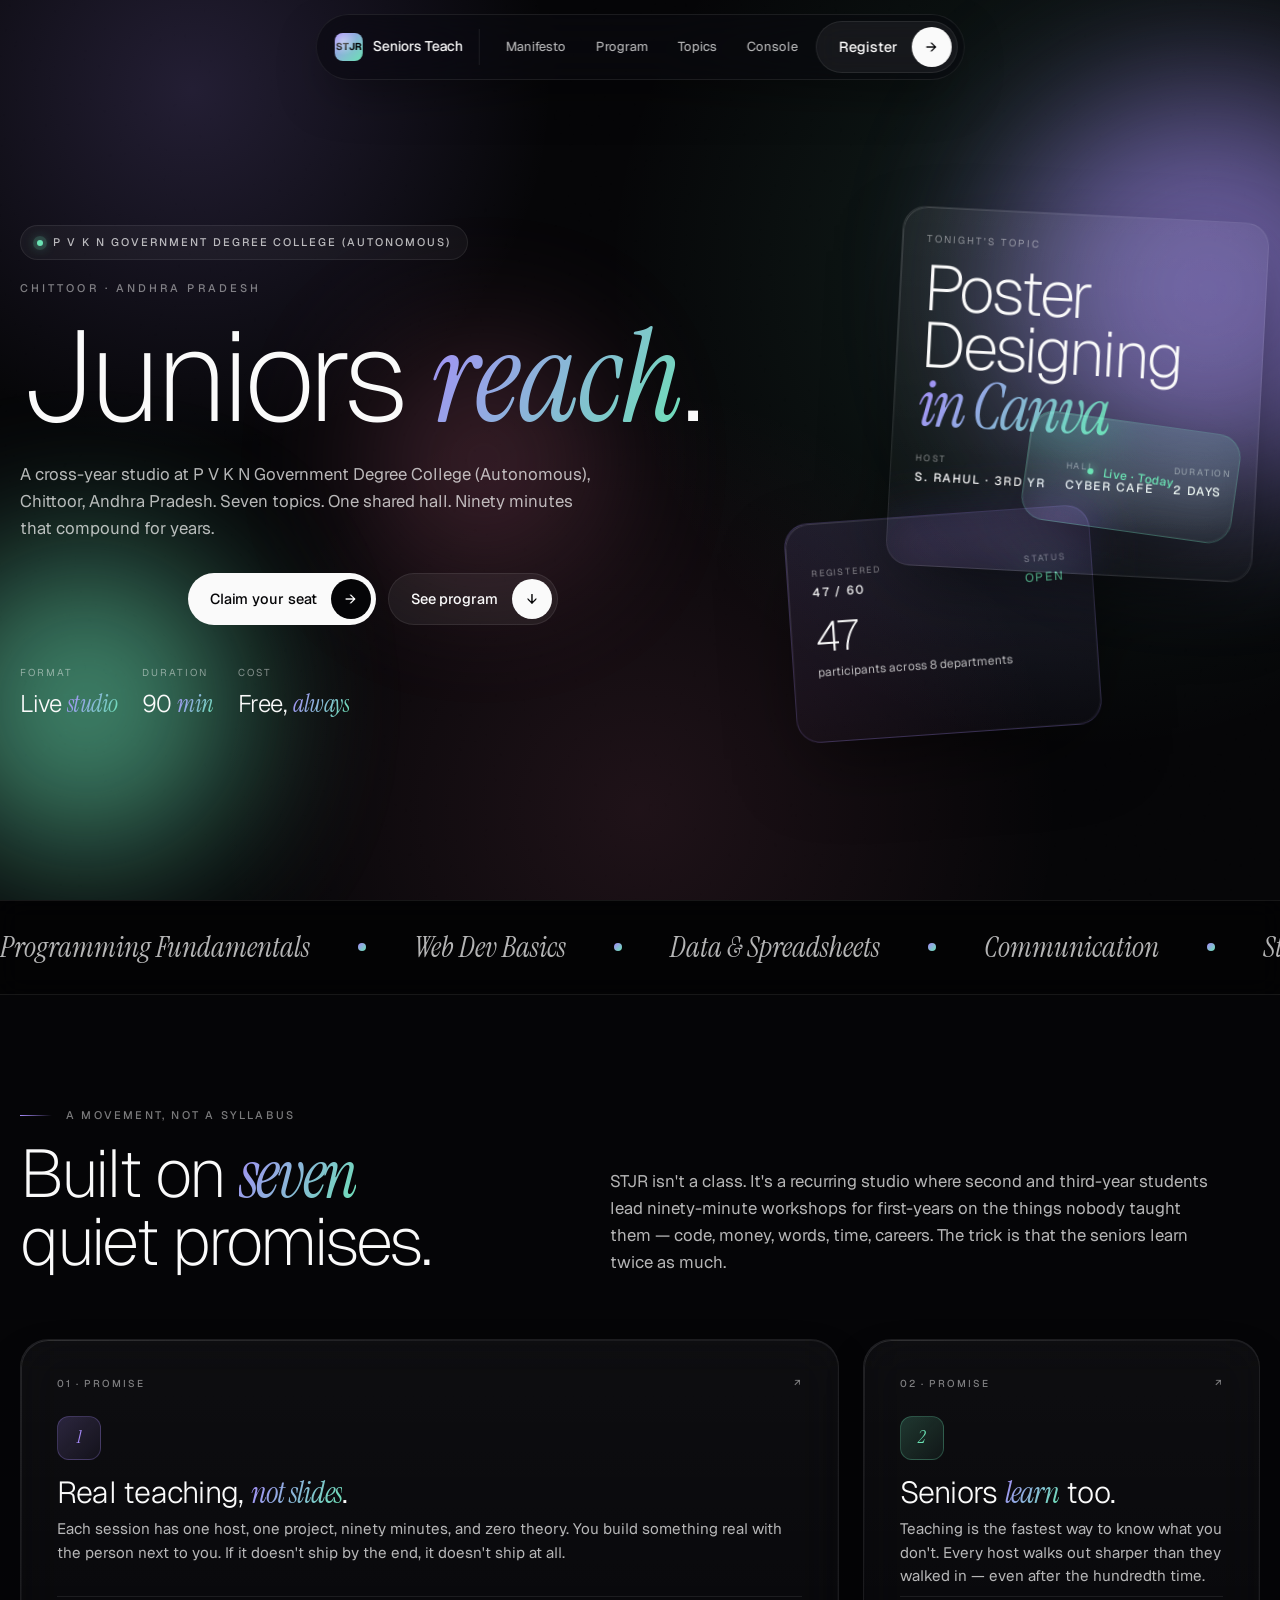
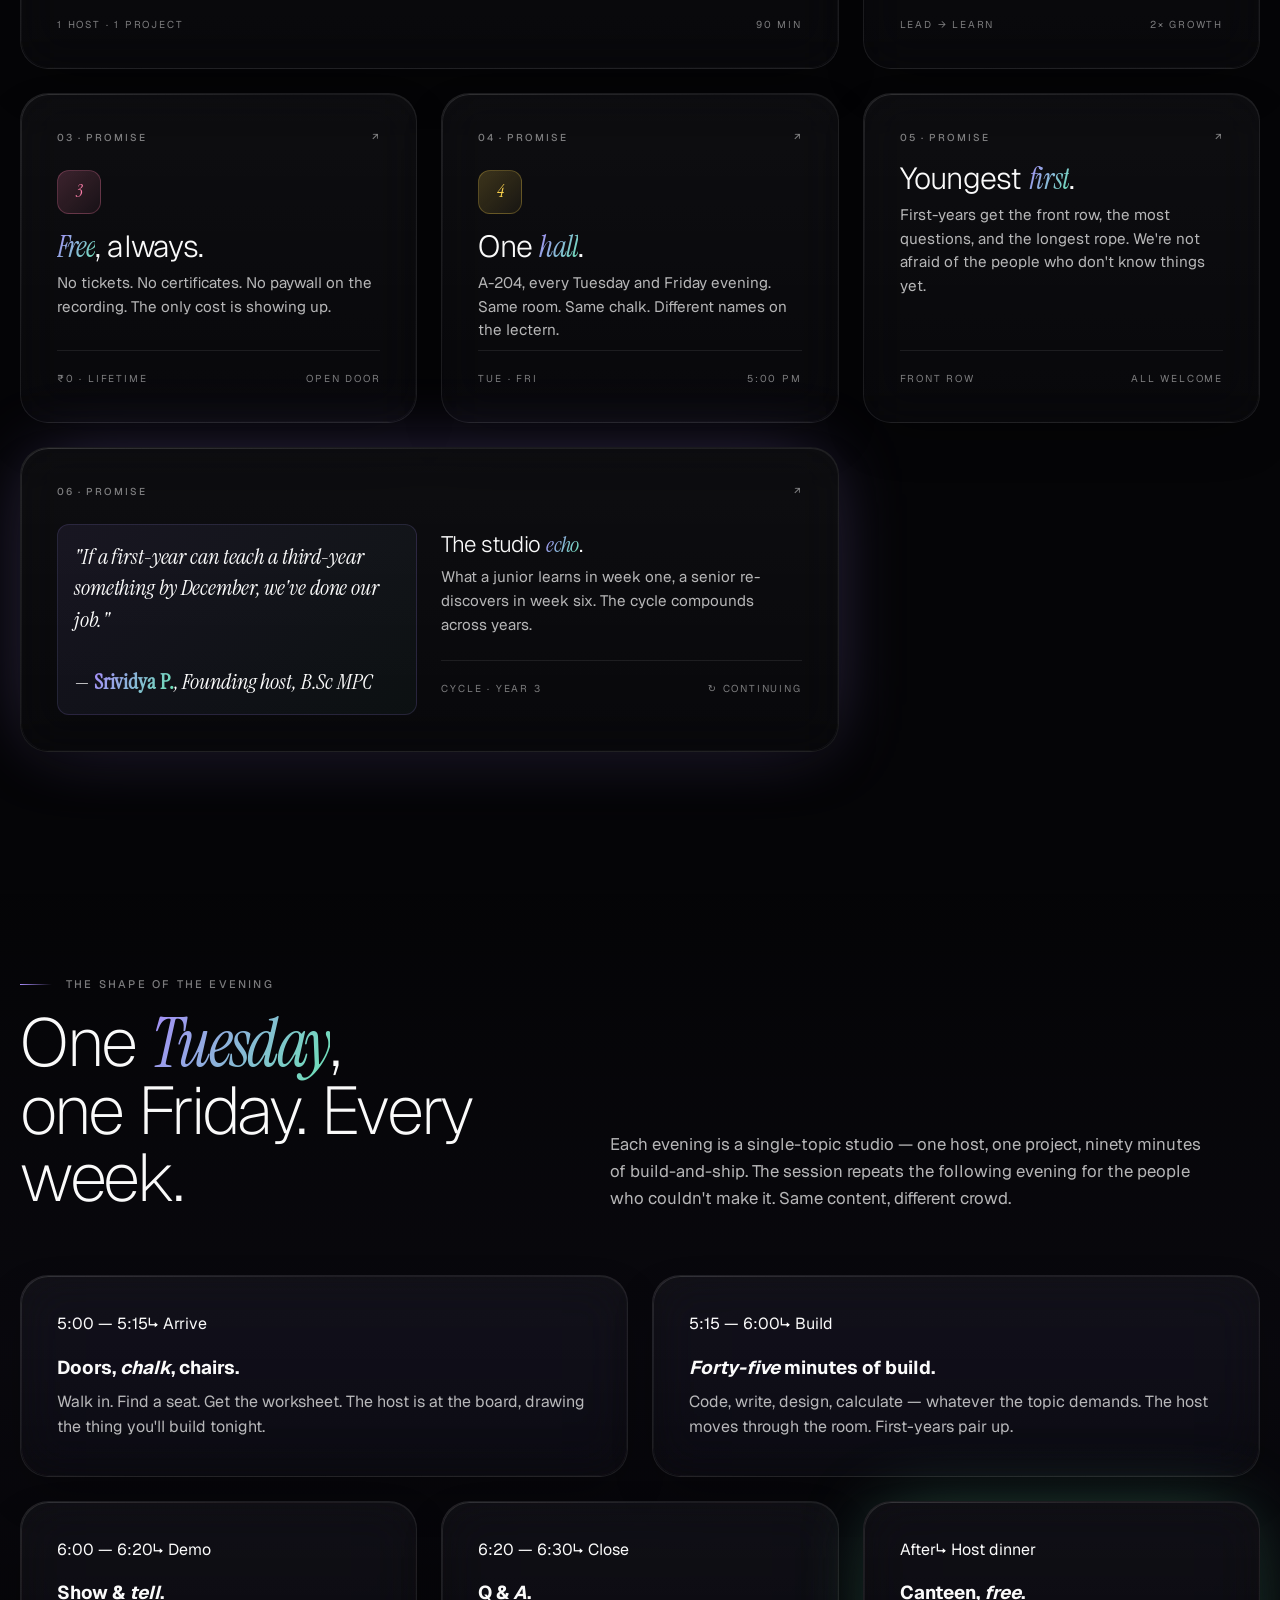
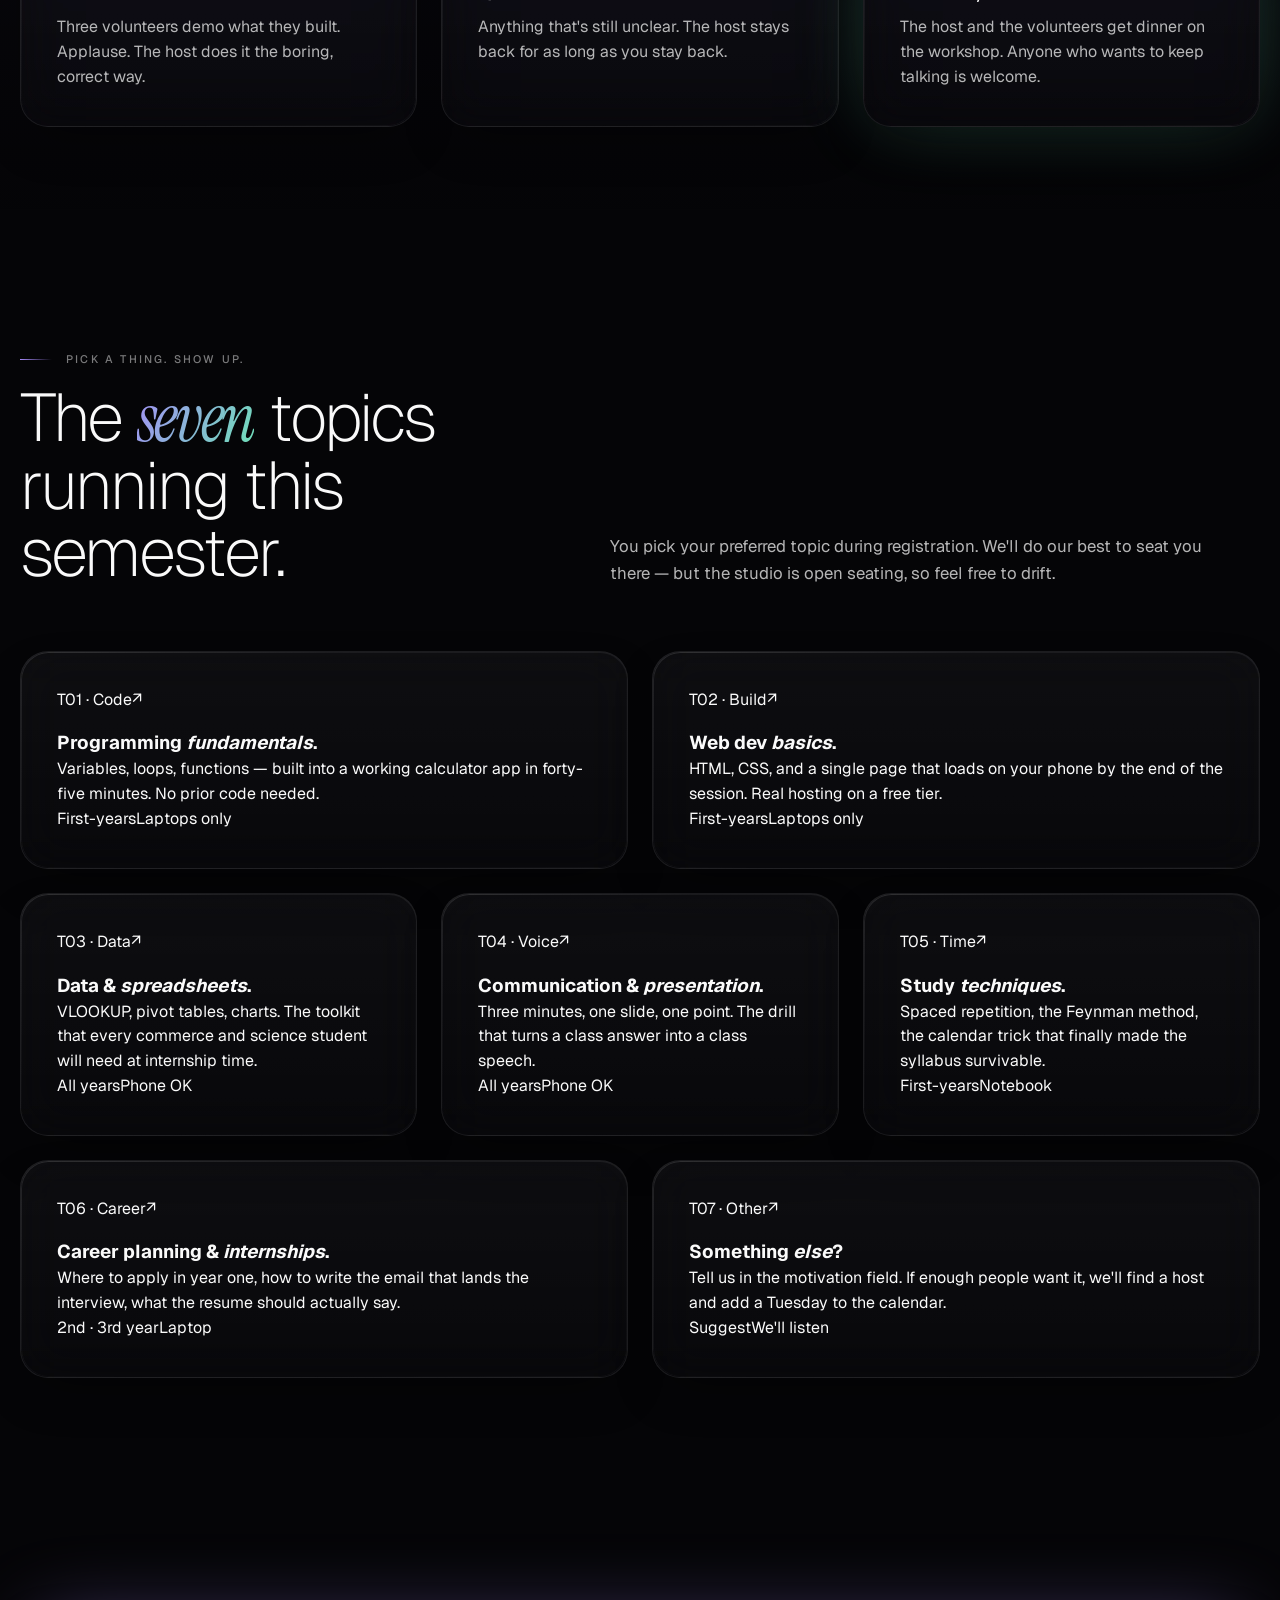
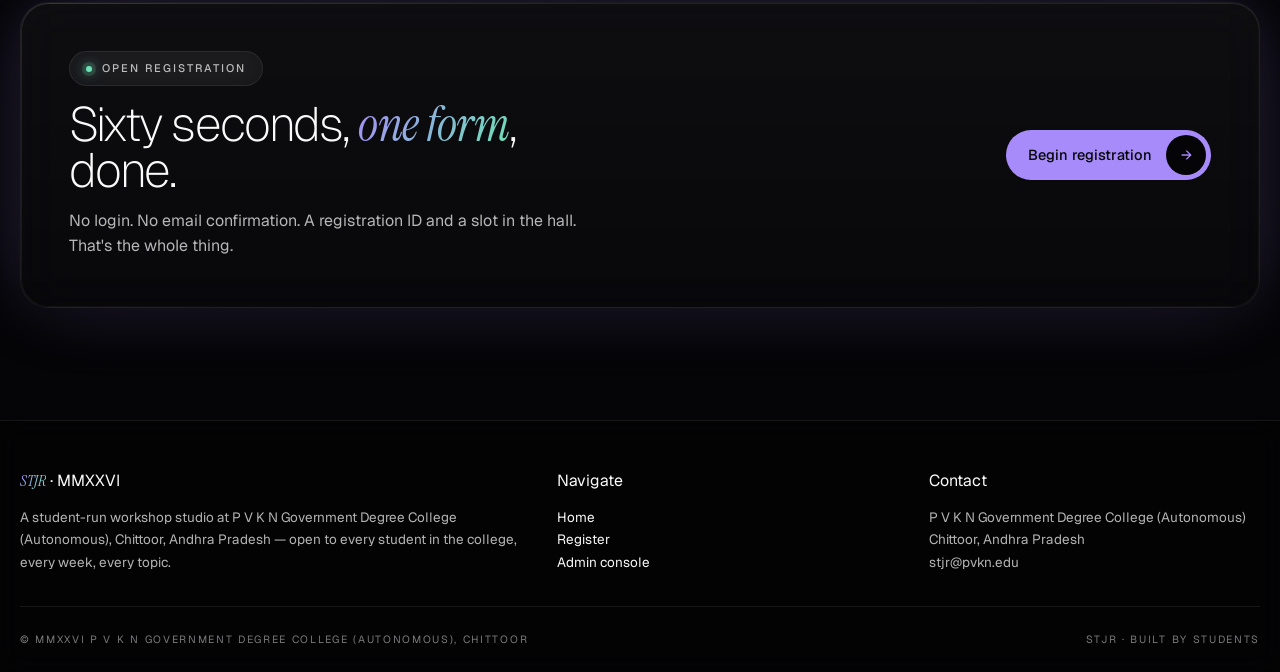
<file: index.html>
<!DOCTYPE html>
<html lang="en">
<head>
  <meta charset="UTF-8" />
  <meta name="viewport" content="width=device-width, initial-scale=1.0" />
  <title>STJR MMXXVI — Seniors Teach, Juniors Reach</title>
  <meta name="description" content="A cross-year workshop by P V K N Government Degree College (Autonomous), Chittoor, Andhra Pradesh — register in 60 seconds." />
  <link rel="preconnect" href="https://fonts.googleapis.com" />
  <link rel="preconnect" href="https://fonts.gstatic.com" crossorigin />
  <link rel="stylesheet" href="css/style.css" />
</head>
<body>

  <nav class="nav-floating" id="nav">
    <a href="index.html" class="nav-brand">
      <div class="nav-mark"><span>STJR</span></div>
      <span>Seniors Teach</span>
    </a>
    <div class="nav-links">
      <a class="nav-link" href="#manifesto">Manifesto</a>
      <a class="nav-link" href="#program">Program</a>
      <a class="nav-link" href="#topics">Topics</a>
      <a class="nav-link" href="admin-login.html">Console</a>
    </div>
    <a href="register.html" class="btn-magnetic btn-glass nav-cta-desktop">
      <span>Register</span>
      <span class="icon-pill" aria-hidden="true">→</span>
    </a>
    <button class="hamburger" id="hamburger" aria-label="Open menu">
      <span></span><span></span>
    </button>
  </nav>

  <div class="nav-overlay" id="navOverlay">
    <a href="index.html"><span class="num">01</span> Home</a>
    <a href="#manifesto"><span class="num">02</span> <em>Manifesto</em></a>
    <a href="#program"><span class="num">03</span> <em>Program</em></a>
    <a href="register.html"><span class="num">04</span> Register</a>
    <a href="admin-login.html"><span class="num">05</span> <em>Console</em></a>
    <div class="overlay-foot"><span>STJR · MMXXVI</span></div>
  </div>

  <!-- HERO — Z-Axis Cascade -->
  <header class="hero">
    <span class="orb orb-1"></span>
    <span class="orb orb-2"></span>
    <span class="orb orb-3"></span>

    <div class="hero-inner">
      <div class="hero-copy" data-reveal>
        <span class="eyebrow"><span class="dot"></span> P V K N Government Degree College (Autonomous)</span>
        <span class="hero-subtitle">Chittoor · Andhra Pradesh</span>
        <h1 class="font-display">Juniors <em>reach</em>.</h1>
        <p class="lede">A cross-year studio at P V K N Government Degree College (Autonomous), Chittoor, Andhra Pradesh. Seven topics. One shared hall. Ninety minutes that compound for years.</p>
        <div class="actions">
          <a href="register.html" class="btn-magnetic">
            <span>Claim your seat</span>
            <span class="icon-pill" aria-hidden="true">→</span>
          </a>
          <a href="#program" class="btn-magnetic btn-glass">
            <span>See program</span>
            <span class="icon-pill" aria-hidden="true">↓</span>
          </a>
        </div>
        <div class="hero-stats">
          <div class="hero-stat">
            <div class="k">Format</div>
            <div class="v">Live <em>studio</em></div>
          </div>
          <div class="hero-stat">
            <div class="k">Duration</div>
            <div class="v">90 <em>min</em></div>
          </div>
          <div class="hero-stat">
            <div class="k">Cost</div>
            <div class="v">Free, <em>always</em></div>
          </div>
        </div>
      </div>

      <div class="hero-visual" data-reveal>
        <div class="cascade">
          <div class="cascade-card c-1">
            <div class="label">TONIGHT'S TOPIC</div>
            <div class="big">Poster<br />Designing<br /><em>in Canva</em></div>
            <div class="row">
              <div class="stat-inline"><span class="k">Host</span><span class="v">S. Rahul · 3RD YR</span></div>
              <div class="stat-inline"><span class="k">Hall</span><span class="v">Cyber Cafe</span></div>
              <div class="stat-inline"><span class="k">Duration</span><span class="v">2 Days</span></div>
            </div>
          </div>
          <div class="cascade-card c-2">
            <div class="row">
              <div class="stat-inline"><span class="k">Registered</span><span class="v">47 / 60</span></div>
              <div class="stat-inline"><span class="k">Status</span><span class="v" style="color: var(--emerald);">Open</span></div>
            </div>
            <div class="big" style="font-size: 42px; margin-top: 1rem;">47</div>
            <div class="sub-text">participants across 8 departments</div>
          </div>
          <div class="cascade-card c-3">
            <div class="cascade-pill">Live · Today</div>
          </div>
        </div>
      </div>
    </div>
  </header>

  <!-- TICKER -->
  <div class="ticker">
    <div class="ticker-track">
      <span>Programming Fundamentals</span>
      <span>Web Dev Basics</span>
      <span>Data & Spreadsheets</span>
      <span>Communication</span>
      <span>Study Techniques</span>
      <span>Career Planning</span>
      <span>Programming Fundamentals</span>
      <span>Web Dev Basics</span>
      <span>Data & Spreadsheets</span>
      <span>Communication</span>
      <span>Study Techniques</span>
      <span>Career Planning</span>
    </div>
  </div>

  <!-- MANIFESTO — Z-Stack Bento -->
  <section class="section" id="manifesto">
    <div class="container">
      <div class="section-head" data-reveal>
        <div>
          <div class="kicker">A movement, not a syllabus</div>
          <h2>Built on <em>seven</em><br />quiet promises.</h2>
        </div>
        <p>STJR isn't a class. It's a recurring studio where second and third-year students lead ninety-minute workshops for first-years on the things nobody taught them — code, money, words, time, careers. The trick is that the seniors learn twice as much.</p>
      </div>

      <div class="zstack stagger">
        <article class="glass tilt-1 col-8">
          <div class="glass-core bento-card">
            <div class="meta"><span>01 · Promise</span><span>↗</span></div>
            <div class="icon-chip" style="margin-top: 1rem;">1</div>
            <h3>Real teaching, <em>not slides</em>.</h3>
            <p>Each session has one host, one project, ninety minutes, and zero theory. You build something real with the person next to you. If it doesn't ship by the end, it doesn't ship at all.</p>
            <div class="foot"><span>1 host · 1 project</span><span>90 min</span></div>
          </div>
        </article>

        <article class="glass tilt-2 col-4">
          <div class="glass-core bento-card">
            <div class="meta"><span>02 · Promise</span><span>↗</span></div>
            <div class="icon-chip emerald" style="margin-top: 1rem;">2</div>
            <h3>Seniors <em>learn</em> too.</h3>
            <p>Teaching is the fastest way to know what you don't. Every host walks out sharper than they walked in — even after the hundredth time.</p>
            <div class="foot"><span>Lead → learn</span><span>2× growth</span></div>
          </div>
        </article>

        <article class="glass tilt-3 col-4">
          <div class="glass-core bento-card">
            <div class="meta"><span>03 · Promise</span><span>↗</span></div>
            <div class="icon-chip rose" style="margin-top: 1rem;">3</div>
            <h3><em>Free</em>, always.</h3>
            <p>No tickets. No certificates. No paywall on the recording. The only cost is showing up.</p>
            <div class="foot"><span>₹0 · Lifetime</span><span>Open door</span></div>
          </div>
        </article>

        <article class="glass tilt-4 col-4">
          <div class="glass-core bento-card">
            <div class="meta"><span>04 · Promise</span><span>↗</span></div>
            <div class="icon-chip amber" style="margin-top: 1rem;">4</div>
            <h3>One <em>hall</em>.</h3>
            <p>A-204, every Tuesday and Friday evening. Same room. Same chalk. Different names on the lectern.</p>
            <div class="foot"><span>Tue · Fri</span><span>5:00 PM</span></div>
          </div>
        </article>

        <article class="glass tilt-1 col-4">
          <div class="glass-core bento-card">
            <div class="meta"><span>05 · Promise</span><span>↗</span></div>
            <h3>Youngest <em>first</em>.</h3>
            <p>First-years get the front row, the most questions, and the longest rope. We're not afraid of the people who don't know things yet.</p>
            <div class="foot"><span>Front row</span><span>All welcome</span></div>
          </div>
        </article>

        <article class="glass glow-violet tilt-2 col-8">
          <div class="glass-core bento-card">
            <div class="meta"><span>06 · Promise</span><span>↗</span></div>
            <div style="display: flex; gap: 1.5rem; align-items: flex-start; flex-wrap: wrap; margin-top: 1rem;">
              <div style="flex: 1; min-width: 240px;">
                <div class="callout" style="border-radius: 12px; padding: 1rem;">"If a first-year can teach a third-year something by December, we've done our job."<br /><br />— <em>Srividya P.</em>, Founding host, B.Sc MPC</div>
              </div>
              <div style="flex: 1; min-width: 200px; display: flex; flex-direction: column; justify-content: center;">
                <h3 style="font-size: 1.4rem;">The studio <em>echo</em>.</h3>
                <p style="margin-top: 0.5rem; color: var(--ink-soft); font-size: 0.95rem;">What a junior learns in week one, a senior re-discovers in week six. The cycle compounds across years.</p>
                <div class="foot" style="margin-top: 1.5rem;"><span>Cycle · Year 3</span><span>↻ Continuing</span></div>
              </div>
            </div>
          </div>
        </article>
      </div>
    </div>
  </section>

  <!-- PROGRAM -->
  <section class="section" id="program" style="background: linear-gradient(180deg, transparent 0%, rgba(167, 139, 250, 0.03) 50%, transparent 100%);">
    <div class="container">
      <div class="section-head" data-reveal>
        <div>
          <div class="kicker">The shape of the evening</div>
          <h2>One <em>Tuesday</em>,<br />one Friday. Every week.</h2>
        </div>
        <p>Each evening is a single-topic studio — one host, one project, ninety minutes of build-and-ship. The session repeats the following evening for the people who couldn't make it. Same content, different crowd.</p>
      </div>

      <div class="zstack stagger">
        <article class="glass tilt-2 col-6">
          <div class="glass-core">
            <div class="meta"><span>5:00 — 5:15</span><span>↳ Arrive</span></div>
            <h3 style="margin: 1rem 0 0;">Doors, <em>chalk</em>, chairs.</h3>
            <p style="color: var(--ink-soft); margin-top: 0.5rem;">Walk in. Find a seat. Get the worksheet. The host is at the board, drawing the thing you'll build tonight.</p>
          </div>
        </article>

        <article class="glass tilt-3 col-6">
          <div class="glass-core">
            <div class="meta"><span>5:15 — 6:00</span><span>↳ Build</span></div>
            <h3 style="margin: 1rem 0 0;"><em>Forty-five</em> minutes of build.</h3>
            <p style="color: var(--ink-soft); margin-top: 0.5rem;">Code, write, design, calculate — whatever the topic demands. The host moves through the room. First-years pair up.</p>
          </div>
        </article>

        <article class="glass tilt-1 col-4">
          <div class="glass-core">
            <div class="meta"><span>6:00 — 6:20</span><span>↳ Demo</span></div>
            <h3 style="margin: 1rem 0 0;">Show & <em>tell</em>.</h3>
            <p style="color: var(--ink-soft); margin-top: 0.5rem;">Three volunteers demo what they built. Applause. The host does it the boring, correct way.</p>
          </div>
        </article>

        <article class="glass tilt-4 col-4">
          <div class="glass-core">
            <div class="meta"><span>6:20 — 6:30</span><span>↳ Close</span></div>
            <h3 style="margin: 1rem 0 0;">Q & <em>A</em>.</h3>
            <p style="color: var(--ink-soft); margin-top: 0.5rem;">Anything that's still unclear. The host stays back for as long as you stay back.</p>
          </div>
        </article>

        <article class="glass glow-emerald tilt-2 col-4">
          <div class="glass-core">
            <div class="meta"><span>After</span><span>↳ Host dinner</span></div>
            <h3 style="margin: 1rem 0 0;">Canteen, <em>free</em>.</h3>
            <p style="color: var(--ink-soft); margin-top: 0.5rem;">The host and the volunteers get dinner on the workshop. Anyone who wants to keep talking is welcome.</p>
          </div>
        </article>
      </div>
    </div>
  </section>

  <!-- TOPICS -->
  <section class="section" id="topics">
    <div class="container">
      <div class="section-head" data-reveal>
        <div>
          <div class="kicker">Pick a thing. Show up.</div>
          <h2>The <em>seven</em> topics<br />running this semester.</h2>
        </div>
        <p>You pick your preferred topic during registration. We'll do our best to seat you there — but the studio is open seating, so feel free to drift.</p>
      </div>

      <div class="zstack stagger">
        <article class="glass tilt-1 col-6">
          <div class="glass-core">
            <div class="meta"><span>T01 · Code</span><span>↗</span></div>
            <h3 style="margin: 1rem 0 0;">Programming <em>fundamentals</em>.</h3>
            <p>Variables, loops, functions — built into a working calculator app in forty-five minutes. No prior code needed.</p>
            <div class="foot"><span>First-years</span><span>Laptops only</span></div>
          </div>
        </article>

        <article class="glass tilt-2 col-6">
          <div class="glass-core">
            <div class="meta"><span>T02 · Build</span><span>↗</span></div>
            <h3 style="margin: 1rem 0 0;">Web dev <em>basics</em>.</h3>
            <p>HTML, CSS, and a single page that loads on your phone by the end of the session. Real hosting on a free tier.</p>
            <div class="foot"><span>First-years</span><span>Laptops only</span></div>
          </div>
        </article>

        <article class="glass tilt-3 col-4">
          <div class="glass-core">
            <div class="meta"><span>T03 · Data</span><span>↗</span></div>
            <h3 style="margin: 1rem 0 0;">Data & <em>spreadsheets</em>.</h3>
            <p>VLOOKUP, pivot tables, charts. The toolkit that every commerce and science student will need at internship time.</p>
            <div class="foot"><span>All years</span><span>Phone OK</span></div>
          </div>
        </article>

        <article class="glass tilt-4 col-4">
          <div class="glass-core">
            <div class="meta"><span>T04 · Voice</span><span>↗</span></div>
            <h3 style="margin: 1rem 0 0;">Communication & <em>presentation</em>.</h3>
            <p>Three minutes, one slide, one point. The drill that turns a class answer into a class speech.</p>
            <div class="foot"><span>All years</span><span>Phone OK</span></div>
          </div>
        </article>

        <article class="glass tilt-1 col-4">
          <div class="glass-core">
            <div class="meta"><span>T05 · Time</span><span>↗</span></div>
            <h3 style="margin: 1rem 0 0;">Study <em>techniques</em>.</h3>
            <p>Spaced repetition, the Feynman method, the calendar trick that finally made the syllabus survivable.</p>
            <div class="foot"><span>First-years</span><span>Notebook</span></div>
          </div>
        </article>

        <article class="glass tilt-2 col-6">
          <div class="glass-core">
            <div class="meta"><span>T06 · Career</span><span>↗</span></div>
            <h3 style="margin: 1rem 0 0;">Career planning & <em>internships</em>.</h3>
            <p>Where to apply in year one, how to write the email that lands the interview, what the resume should actually say.</p>
            <div class="foot"><span>2nd · 3rd year</span><span>Laptop</span></div>
          </div>
        </article>

        <article class="glass tilt-3 col-6">
          <div class="glass-core">
            <div class="meta"><span>T07 · Other</span><span>↗</span></div>
            <h3 style="margin: 1rem 0 0;">Something <em>else</em>?</h3>
            <p>Tell us in the motivation field. If enough people want it, we'll find a host and add a Tuesday to the calendar.</p>
            <div class="foot"><span>Suggest</span><span>We'll listen</span></div>
          </div>
        </article>
      </div>
    </div>
  </section>

  <!-- CTA -->
  <section class="section">
    <div class="container">
      <div class="glass glow-violet" style="padding: 0;" data-reveal>
        <div class="glass-core" style="display: flex; align-items: center; justify-content: space-between; flex-wrap: wrap; gap: 2rem; padding: 3rem;">
          <div style="max-width: 32rem;">
            <div class="eyebrow" style="margin-bottom: 1rem;"><span class="dot"></span> Open registration</div>
            <h2 class="font-display" style="font-size: clamp(2rem, 4vw, 3rem); margin: 0;">Sixty seconds, <em>one form</em>, done.</h2>
            <p style="color: var(--ink-soft); margin-top: 1rem;">No login. No email confirmation. A registration ID and a slot in the hall. That's the whole thing.</p>
          </div>
          <a href="register.html" class="btn-magnetic btn-violet">
            <span>Begin registration</span>
            <span class="icon-pill" aria-hidden="true">→</span>
          </a>
        </div>
      </div>
    </div>
  </section>

  <footer class="footer">
    <div class="footer-grid">
      <div>
        <h4><em>STJR</em> · MMXXVI</h4>
        <p>A student-run workshop studio at P V K N Government Degree College (Autonomous), Chittoor, Andhra Pradesh — open to every student in the college, every week, every topic.</p>
      </div>
      <div>
        <h4>Navigate</h4>
        <ul>
          <li><a href="index.html">Home</a></li>
          <li><a href="register.html">Register</a></li>
          <li><a href="admin-login.html">Admin console</a></li>
        </ul>
      </div>
      <div>
        <h4>Contact</h4>
        <ul>
          <li>P V K N Government Degree College (Autonomous)</li>
          <li>Chittoor, Andhra Pradesh</li>
          <li>stjr@pvkn.edu</li>
        </ul>
      </div>
    </div>
    <div class="footer-bottom">
      <span>© MMXXVI P V K N Government Degree College (Autonomous), Chittoor</span>
      <span>STJR · Built by students</span>
    </div>
  </footer>

  <script>
    // Nav scroll
    const nav = document.getElementById("nav");
    if (nav) {
      window.addEventListener("scroll", () => {
        nav.classList.toggle("is-scrolled", window.scrollY > 20);
      }, { passive: true });
    }

    // Hamburger
    const ham = document.getElementById("hamburger");
    const overlay = document.getElementById("navOverlay");
    if (ham && overlay) {
      ham.addEventListener("click", () => {
        ham.classList.toggle("active");
        overlay.classList.toggle("open");
        document.body.style.overflow = overlay.classList.contains("open") ? "hidden" : "";
      });
      overlay.querySelectorAll("a").forEach(a => a.addEventListener("click", () => {
        ham.classList.remove("active");
        overlay.classList.remove("open");
        document.body.style.overflow = "";
      }));
    }

    // Reveal observer — only transform + opacity (GPU-safe)
    const io = new IntersectionObserver((entries) => {
      entries.forEach(e => {
        if (e.isIntersecting) {
          e.target.classList.add("is-visible");
          io.unobserve(e.target);
        }
      });
    }, { threshold: 0.12, rootMargin: "0px 0px -40px 0px" });

    document.querySelectorAll("[data-reveal], .stagger").forEach(el => io.observe(el));
  </script>

</body>
</html>
</file>
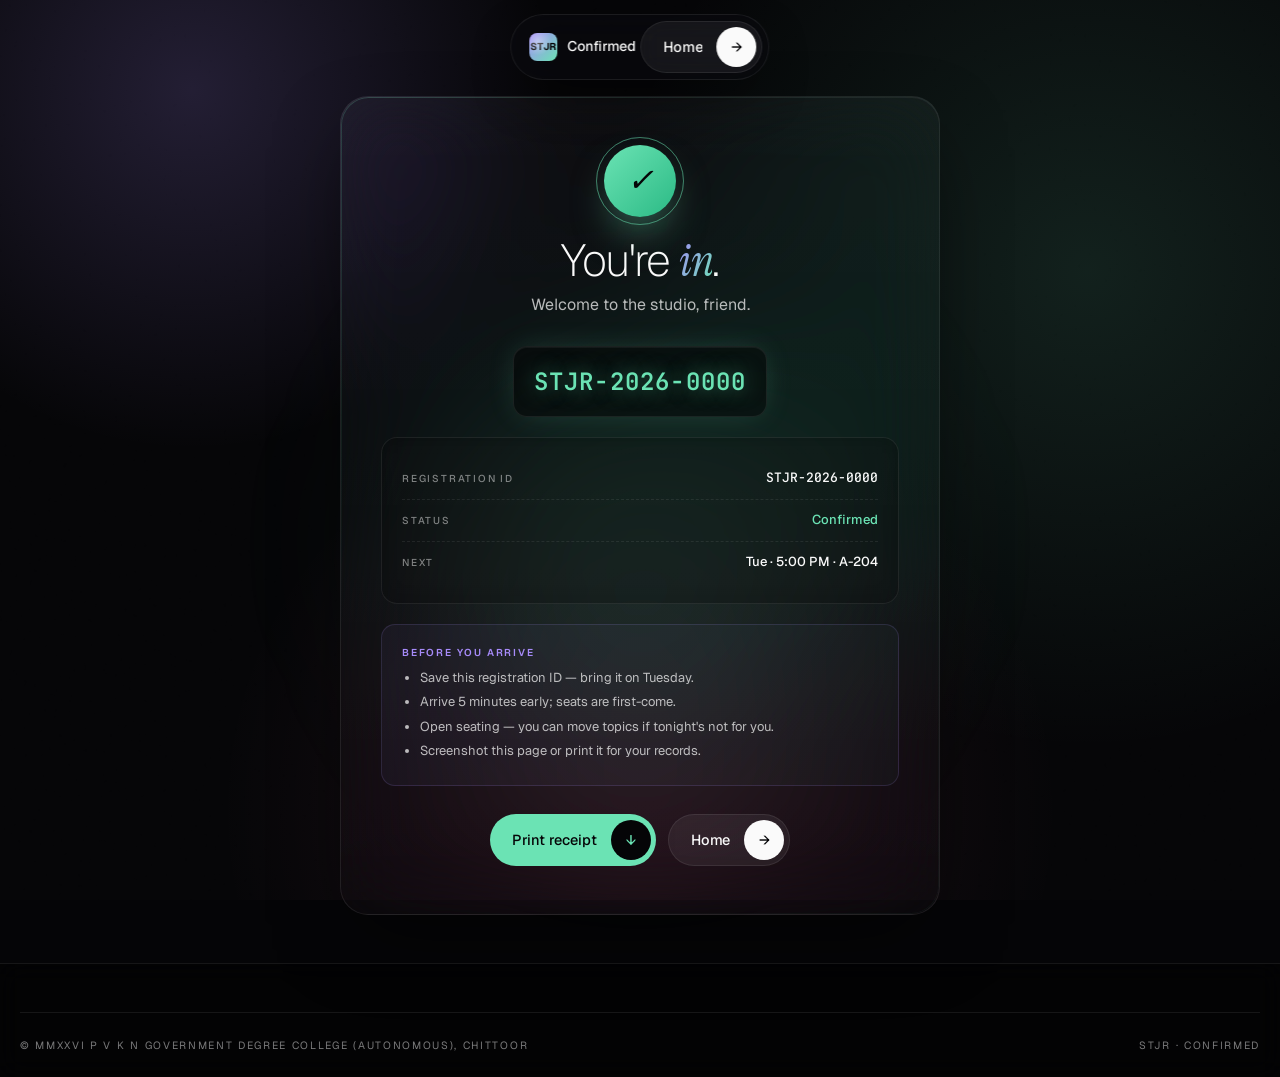
<file: success.html>
<!DOCTYPE html>
<html lang="en">
<head>
  <meta charset="UTF-8" />
  <meta name="viewport" content="width=device-width, initial-scale=1.0" />
  <title>Registration Confirmed — STJR MMXXVI</title>
  <link rel="preconnect" href="https://fonts.googleapis.com" />
  <link rel="preconnect" href="https://fonts.gstatic.com" crossorigin />
  <link rel="stylesheet" href="css/style.css" />
</head>
<body>

  <nav class="nav-floating" id="nav">
    <a href="index.html" class="nav-brand">
      <div class="nav-mark"><span>STJR</span></div>
      <span>Confirmed</span>
    </a>
    <a href="index.html" class="btn-magnetic btn-glass nav-cta-desktop">
      <span>Home</span>
      <span class="icon-pill" aria-hidden="true">→</span>
    </a>
    <button class="hamburger" id="hamburger" aria-label="Open menu">
      <span></span><span></span>
    </button>
  </nav>

  <div class="nav-overlay" id="navOverlay">
    <a href="index.html"><span class="num">01</span> Home</a>
    <a href="register.html"><span class="num">02</span> <em>Register another</em></a>
    <div class="overlay-foot"><span>STJR · MMXXVI</span></div>
  </div>

  <main class="success-wrap">
    <article class="success-card" data-reveal>
      <div class="success-mark">✓</div>
      <h1>You're <em>in</em>.</h1>
      <p class="sub">Welcome to the studio, <span id="displayName">friend</span>.</p>

      <div class="reg-id-display" id="regIdDisplay">STJR-2026-0000</div>

      <div class="confirm-box">
        <div class="confirm-row">
          <strong>Registration ID</strong>
          <span class="val font-mono" id="confirmId">—</span>
        </div>
        <div class="confirm-row">
          <strong>Status</strong>
          <span class="val" style="color: var(--emerald);">Confirmed</span>
        </div>
        <div class="confirm-row">
          <strong>Next</strong>
          <span class="val">Tue · 5:00 PM · A-204</span>
        </div>
      </div>

      <div class="instructions">
        <strong>Before you arrive</strong>
        <ul>
          <li>Save this registration ID — bring it on Tuesday.</li>
          <li>Arrive 5 minutes early; seats are first-come.</li>
          <li>Open seating — you can move topics if tonight's not for you.</li>
          <li>Screenshot this page or print it for your records.</li>
        </ul>
      </div>

      <div class="actions">
        <button class="btn-magnetic btn-emerald" onclick="window.print()">
          <span>Print receipt</span>
          <span class="icon-pill" aria-hidden="true">↓</span>
        </button>
        <a href="index.html" class="btn-magnetic btn-glass">
          <span>Home</span>
          <span class="icon-pill" aria-hidden="true">→</span>
        </a>
      </div>
    </article>
  </main>

  <footer class="footer">
    <div class="footer-bottom">
      <span>© MMXXVI P V K N Government Degree College (Autonomous), Chittoor</span>
      <span>STJR · Confirmed</span>
    </div>
  </footer>

  <script>
    // Populate from sessionStorage
    const regId  = sessionStorage.getItem("registrationId") || "STJR-2026-0000";
    const name   = sessionStorage.getItem("studentName") || "friend";
    const idEl   = document.getElementById("regIdDisplay");
    const nmEl   = document.getElementById("displayName");
    const cidEl  = document.getElementById("confirmId");
    if (idEl)  idEl.textContent = regId;
    if (nmEl)  nmEl.textContent = name;
    if (cidEl) cidEl.textContent = regId;

    // Nav
    const nav = document.getElementById("nav");
    if (nav) {
      window.addEventListener("scroll", () => {
        nav.classList.toggle("is-scrolled", window.scrollY > 20);
      }, { passive: true });
    }
    const ham = document.getElementById("hamburger");
    const overlay = document.getElementById("navOverlay");
    if (ham && overlay) {
      ham.addEventListener("click", () => {
        ham.classList.toggle("active");
        overlay.classList.toggle("open");
        document.body.style.overflow = overlay.classList.contains("open") ? "hidden" : "";
      });
      overlay.querySelectorAll("a").forEach(a => a.addEventListener("click", () => {
        ham.classList.remove("active");
        overlay.classList.remove("open");
        document.body.style.overflow = "";
      }));
    }
    const io = new IntersectionObserver((entries) => {
      entries.forEach(e => { if (e.isIntersecting) { e.target.classList.add('is-visible'); io.unobserve(e.target); } });
    }, { threshold: 0.1 });
    document.querySelectorAll('[data-reveal]').forEach(el => io.observe(el));
  </script>

</body>
</html>
</file>
<file: css/style.css>
/* =====================================================================
   Seniors Teach, Juniors Reach — Ethereal Glass Design System
   P V K N Government Degree College, Andhra Pradesh
   Aesthetic: Deepest OLED · Glowing Orbs · Vantablack Cards · Wide Grotesk
   ===================================================================== */

@import url('https://fonts.googleapis.com/css2?family=Geist:wght@100..900&family=Instrument+Serif:ital@0;1&family=JetBrains+Mono:wght@400..700&display=swap');

/* -----------------------------------------------
   DESIGN TOKENS
   ----------------------------------------------- */
:root {
  --void:         #050507;
  --void-2:       #0A0A0E;
  --void-3:       #0F0F14;
  --ink:          #FAFAFA;
  --ink-soft:     rgba(250, 250, 250, 0.72);
  --ink-mute:     rgba(250, 250, 250, 0.48);
  --ink-faint:    rgba(250, 250, 250, 0.24);
  --hairline:     rgba(255, 255, 255, 0.08);
  --hairline-2:   rgba(255, 255, 255, 0.14);
  --card:         rgba(15, 15, 20, 0.55);
  --card-2:       rgba(20, 20, 28, 0.65);
  --emerald:      #6BE3B4;
  --emerald-deep: #2BBA85;
  --violet:       #A78BFA;
  --violet-deep:  #7C5CF5;
  --rose:         #FB7DA8;
  --amber:        #FCD34D;
  --danger:       #FB7185;
  --ease-out:     cubic-bezier(0.22, 1, 0.36, 1);
  --ease-in-out:  cubic-bezier(0.65, 0, 0.35, 1);
  --ease-spring:  cubic-bezier(0.34, 1.56, 0.64, 1);
  --ambient-1:    0 30px 80px -20px rgba(0, 0, 0, 0.6);
  --ambient-2:    0 20px 50px -15px rgba(0, 0, 0, 0.45);
  --ambient-glow: 0 0 60px -10px rgba(167, 139, 250, 0.35);
  --safe-pad:     clamp(1rem, 4vw, 1.5rem);
  --nav-h:        64px;
}

* { box-sizing: border-box; }
*::before, *::after { box-sizing: border-box; }
html {
  scroll-behavior: smooth;
  -webkit-text-size-adjust: 100%;
}
body {
  margin: 0;
  font-family: 'Geist', system-ui, sans-serif;
  background: var(--void);
  color: var(--ink);
  -webkit-font-smoothing: antialiased;
  -moz-osx-font-smoothing: grayscale;
  font-size: 16px;
  line-height: 1.55;
  overflow-x: hidden;
  position: relative;
  min-height: 100dvh;
  display: flex;
  flex-direction: column;
  font-feature-settings: 'cv11', 'ss01', 'ss03';
  width: 100%;
  max-width: 100vw;
}

/* Global ambient — fixed glowing orbs */
body::before {
  content: "";
  position: fixed;
  inset: 0;
  z-index: -1;
  background:
    radial-gradient(ellipse 600px 600px at 15% 10%, rgba(167, 139, 250, 0.18), transparent 60%),
    radial-gradient(ellipse 800px 800px at 85% 30%, rgba(107, 227, 180, 0.12), transparent 60%),
    radial-gradient(ellipse 700px 700px at 50% 90%, rgba(251, 125, 168, 0.10), transparent 60%),
    var(--void);
  pointer-events: none;
}

/* Subtle scanline/noise via SVG */
body::after {
  content: "";
  position: fixed;
  inset: 0;
  z-index: 1;
  pointer-events: none;
  opacity: 0.025;
  background-image: url("data:image/svg+xml;utf8,<svg viewBox='0 0 200 200' xmlns='http://www.w3.org/2000/svg'><filter id='n'><feTurbulence type='fractalNoise' baseFrequency='0.9' numOctaves='2'/><feColorMatrix values='0 0 0 0 1 0 0 0 0 1 0 0 0 0 1 0 0 0 0.7 0'/></filter><rect width='100%25' height='100%25' filter='url(%23n)'/></svg>");
  mix-blend-mode: overlay;
}

::selection { background: var(--violet); color: var(--void); }

::-webkit-scrollbar { width: 8px; height: 8px; }
::-webkit-scrollbar-track { background: var(--void); }
::-webkit-scrollbar-thumb { background: var(--ink-faint); border-radius: 4px; }
::-webkit-scrollbar-thumb:hover { background: var(--ink-mute); }

/* -----------------------------------------------
   TYPOGRAPHY
   ----------------------------------------------- */
.font-display {
  font-family: 'Geist', sans-serif;
  font-weight: 200;
  letter-spacing: -0.04em;
  line-height: 0.95;
}
.font-display em {
  font-family: 'Instrument Serif', serif;
  font-style: italic;
  font-weight: 400;
  letter-spacing: -0.01em;
  background: linear-gradient(120deg, var(--violet), var(--emerald));
  -webkit-background-clip: text;
  background-clip: text;
  color: transparent;
}
.font-mono { font-family: 'JetBrains Mono', ui-monospace, monospace; font-feature-settings: 'zero', 'ss01'; }

h1, h2, h3, h4, h5, h6 { margin: 0; }
p { margin: 0; }
a { color: inherit; }

.eyebrow {
  display: inline-flex;
  align-items: center;
  gap: 10px;
  padding: 8px 16px;
  border-radius: 999px;
  background: rgba(255, 255, 255, 0.04);
  border: 1px solid var(--hairline);
  font-size: 11px;
  text-transform: uppercase;
  letter-spacing: 0.18em;
  font-weight: 500;
  color: var(--ink-soft);
  backdrop-filter: blur(12px);
  -webkit-backdrop-filter: blur(12px);
}
.eyebrow .dot {
  width: 6px;
  height: 6px;
  border-radius: 999px;
  background: var(--emerald);
  box-shadow: 0 0 12px var(--emerald), 0 0 0 4px rgba(107, 227, 180, 0.15);
  animation: pulse-dot 2.4s var(--ease-in-out) infinite;
  flex-shrink: 0;
}
@keyframes pulse-dot {
  0%, 100% { opacity: 1; transform: scale(1); }
  50%      { opacity: 0.5; transform: scale(0.85); }
}

/* -----------------------------------------------
   GLASS PRIMITIVE (Double-Bezel for glass)
   ----------------------------------------------- */
.glass {
  position: relative;
  background: linear-gradient(180deg, rgba(255, 255, 255, 0.04) 0%, rgba(255, 255, 255, 0.015) 100%);
  border: 1px solid var(--hairline);
  border-radius: 28px;
  backdrop-filter: blur(24px) saturate(180%);
  -webkit-backdrop-filter: blur(24px) saturate(180%);
  box-shadow: var(--ambient-2), inset 0 1px 0 rgba(255, 255, 255, 0.06);
  transition: transform 0.6s var(--ease-out), border-color 0.4s var(--ease-out), background 0.4s var(--ease-out);
  overflow: hidden;
  min-width: 0;
}
.glass:hover {
  border-color: var(--hairline-2);
  background: linear-gradient(180deg, rgba(255, 255, 255, 0.06) 0%, rgba(255, 255, 255, 0.02) 100%);
}
.glass::before {
  content: "";
  position: absolute;
  inset: 0;
  border-radius: inherit;
  padding: 1px;
  background: linear-gradient(135deg, rgba(255, 255, 255, 0.10), transparent 40%, transparent 60%, rgba(255, 255, 255, 0.04));
  -webkit-mask: linear-gradient(#000 0 0) content-box, linear-gradient(#000 0 0);
  mask: linear-gradient(#000 0 0) content-box, linear-gradient(#000 0 0);
  -webkit-mask-composite: xor;
  mask-composite: exclude;
  pointer-events: none;
}
.glass.glow-violet { box-shadow: var(--ambient-2), 0 0 80px -20px rgba(167, 139, 250, 0.4), inset 0 1px 0 rgba(255, 255, 255, 0.08); }
.glass.glow-emerald { box-shadow: var(--ambient-2), 0 0 80px -20px rgba(107, 227, 180, 0.4), inset 0 1px 0 rgba(255, 255, 255, 0.08); }

.glass-core {
  padding: 1.5rem;
  position: relative;
  z-index: 1;
  min-width: 0;
}
@media (min-width: 640px)  { .glass-core { padding: 1.75rem; } }
@media (min-width: 1024px) { .glass-core { padding: 2.25rem; } }

/* -----------------------------------------------
   MAGNETIC PILL BUTTON
   ----------------------------------------------- */
.btn-magnetic {
  display: inline-flex;
  align-items: center;
  gap: 0;
  padding: 5px 5px 5px 22px;
  background: var(--ink);
  color: var(--void);
  border-radius: 999px;
  font-weight: 500;
  font-size: 14.5px;
  cursor: pointer;
  border: none;
  transition: transform 0.5s var(--ease-out), background 0.4s var(--ease-out);
  text-decoration: none;
  font-family: inherit;
  white-space: nowrap;
  line-height: 1;
  letter-spacing: -0.005em;
  max-width: 100%;
}
.btn-magnetic > span:first-child { padding: 12px 0; }
.btn-magnetic > span:not(.icon-pill) {
  overflow: hidden;
  text-overflow: ellipsis;
}
.btn-magnetic:hover { background: var(--ink-soft); }
.btn-magnetic:active { transform: scale(0.97); }
.btn-magnetic .icon-pill {
  width: 40px;
  height: 40px;
  border-radius: 999px;
  background: var(--void);
  color: var(--ink);
  display: inline-flex;
  align-items: center;
  justify-content: center;
  margin-left: 14px;
  transition: transform 0.5s var(--ease-out), background 0.4s var(--ease-out);
  font-size: 14px;
  flex-shrink: 0;
}
.btn-magnetic:hover .icon-pill {
  transform: translate(3px, -3px) rotate(-12deg) scale(1.08);
  background: var(--violet);
  color: var(--ink);
}

.btn-magnetic.btn-glass {
  background: rgba(255, 255, 255, 0.06);
  color: var(--ink);
  border: 1px solid var(--hairline);
  backdrop-filter: blur(12px);
  -webkit-backdrop-filter: blur(12px);
}
.btn-magnetic.btn-glass:hover { background: rgba(255, 255, 255, 0.10); }
.btn-magnetic.btn-glass .icon-pill { background: var(--ink); color: var(--void); }

.btn-magnetic.btn-violet {
  background: var(--violet);
  color: var(--void);
}
.btn-magnetic.btn-violet:hover { background: var(--ink); color: var(--ink); }
.btn-magnetic.btn-violet .icon-pill { background: var(--void); color: var(--violet); }
.btn-magnetic.btn-violet:hover .icon-pill { background: var(--violet); color: var(--void); }

.btn-magnetic.btn-emerald {
  background: var(--emerald);
  color: var(--void);
}
.btn-magnetic.btn-emerald:hover { background: var(--ink); color: var(--ink); }
.btn-magnetic.btn-emerald .icon-pill { background: var(--void); color: var(--emerald); }
.btn-magnetic.btn-emerald:hover .icon-pill { background: var(--emerald); color: var(--void); }

/* -----------------------------------------------
   FLOATING PILL NAV
   ----------------------------------------------- */
.nav-floating {
  position: fixed;
  top: 0.875rem;
  left: 50%;
  transform: translateX(-50%);
  z-index: 60;
  display: flex;
  align-items: center;
  gap: 4px;
  padding: 6px 6px 6px 18px;
  background: rgba(10, 10, 14, 0.65);
  backdrop-filter: blur(24px) saturate(180%);
  -webkit-backdrop-filter: blur(24px) saturate(180%);
  border: 1px solid var(--hairline);
  border-radius: 999px;
  box-shadow: 0 20px 50px -15px rgba(0, 0, 0, 0.5);
  transition: transform 0.5s var(--ease-out), background 0.5s var(--ease-out);
  max-width: calc(100vw - 1.5rem);
}
.nav-floating.is-scrolled {
  background: rgba(10, 10, 14, 0.85);
  transform: translateX(-50%) translateY(-2px);
}
.nav-brand {
  display: flex;
  align-items: center;
  gap: 10px;
  text-decoration: none;
  color: var(--ink);
  font-weight: 500;
  font-size: 14px;
  letter-spacing: -0.01em;
  min-width: 0;
  flex-shrink: 1;
}
.nav-brand > span:last-child {
  overflow: hidden;
  text-overflow: ellipsis;
  white-space: nowrap;
  max-width: 200px;
}
.nav-mark {
  width: 28px;
  height: 28px;
  border-radius: 8px;
  background: linear-gradient(135deg, var(--violet), var(--emerald));
  display: flex;
  align-items: center;
  justify-content: center;
  font-family: 'Geist', sans-serif;
  font-size: 10px;
  font-weight: 700;
  letter-spacing: 0.05em;
  color: var(--void);
  position: relative;
  overflow: hidden;
  flex-shrink: 0;
}
.nav-mark::after {
  content: "";
  position: absolute;
  inset: 0;
  background: radial-gradient(circle at 30% 30%, rgba(255, 255, 255, 0.4), transparent 50%);
}

.nav-links {
  display: flex;
  align-items: center;
  gap: 2px;
  margin-left: 12px;
  padding-left: 12px;
  border-left: 1px solid var(--hairline);
}
.nav-link {
  padding: 8px 14px;
  font-size: 13px;
  font-weight: 450;
  color: var(--ink-soft);
  text-decoration: none;
  border-radius: 999px;
  transition: color 0.3s var(--ease-out), background 0.3s var(--ease-out);
}
.nav-link:hover { color: var(--ink); background: rgba(255, 255, 255, 0.05); }
.nav-link.active { color: var(--ink); background: rgba(255, 255, 255, 0.08); }

.hamburger {
  display: none;
  width: 38px;
  height: 38px;
  position: relative;
  background: var(--ink);
  border: none;
  cursor: pointer;
  color: var(--void);
  border-radius: 999px;
  margin-left: 4px;
  flex-shrink: 0;
  padding: 0;
}
.hamburger span {
  position: absolute;
  left: 11px;
  right: 11px;
  height: 1.5px;
  background: currentColor;
  border-radius: 2px;
  transition: transform 0.5s var(--ease-out), top 0.5s var(--ease-out);
}
.hamburger span:nth-child(1) { top: 14px; }
.hamburger span:nth-child(2) { top: 22px; }
.hamburger.active span:nth-child(1) { top: 18px; transform: rotate(45deg); }
.hamburger.active span:nth-child(2) { top: 18px; transform: rotate(-45deg); }

@media (max-width: 860px) {
  .nav-floating .nav-links { display: none; }
  .hamburger { display: inline-flex; align-items: center; justify-content: center; }
  .nav-floating .nav-cta-desktop { display: none; }
  .nav-floating {
    left: 0.75rem;
    right: 0.75rem;
    transform: none;
    width: auto;
    max-width: none;
    justify-content: space-between;
    padding: 6px 6px 6px 14px;
  }
  .nav-floating.is-scrolled { transform: translateY(-2px); }
  .nav-brand > span:last-child { max-width: 160px; }
}

/* Mobile overlay */
.nav-overlay {
  position: fixed;
  inset: 0;
  z-index: 55;
  background: rgba(5, 5, 7, 0.88);
  backdrop-filter: blur(40px) saturate(200%);
  -webkit-backdrop-filter: blur(40px) saturate(200%);
  display: flex;
  flex-direction: column;
  align-items: center;
  justify-content: center;
  gap: 1rem;
  opacity: 0;
  pointer-events: none;
  transition: opacity 0.5s var(--ease-out);
  padding: 6rem 1.5rem 4rem;
  overflow-y: auto;
}
.nav-overlay.open { opacity: 1; pointer-events: auto; }
.nav-overlay a {
  font-weight: 200;
  font-size: clamp(2.2rem, 8vw, 4.5rem);
  color: var(--ink);
  text-decoration: none;
  opacity: 0;
  transform: translateY(40px);
  transition: opacity 0.6s var(--ease-out), transform 0.6s var(--ease-out);
  letter-spacing: -0.04em;
  display: flex;
  align-items: center;
  gap: 1rem;
  text-align: center;
  max-width: 100%;
}
.nav-overlay.open a { opacity: 1; transform: translateY(0); }
.nav-overlay.open a:nth-child(1) { transition-delay: 100ms; }
.nav-overlay.open a:nth-child(2) { transition-delay: 150ms; }
.nav-overlay.open a:nth-child(3) { transition-delay: 200ms; }
.nav-overlay.open a:nth-child(4) { transition-delay: 250ms; }
.nav-overlay.open a:nth-child(5) { transition-delay: 300ms; }
.nav-overlay a .num {
  font-family: 'JetBrains Mono', monospace;
  font-size: 12px;
  color: var(--ink-mute);
  letter-spacing: 0.1em;
  width: 30px;
  flex-shrink: 0;
}
.nav-overlay a em {
  font-family: 'Instrument Serif', serif;
  font-style: italic;
  font-weight: 400;
  background: linear-gradient(120deg, var(--violet), var(--emerald));
  -webkit-background-clip: text;
  background-clip: text;
  color: transparent;
}
.nav-overlay a:hover em { background: linear-gradient(120deg, var(--emerald), var(--rose)); -webkit-background-clip: text; background-clip: text; }
.nav-overlay .overlay-foot {
  position: relative;
  margin-top: 2.5rem;
  font-size: 10px;
  letter-spacing: 0.2em;
  text-transform: uppercase;
  color: var(--ink-mute);
  opacity: 0;
  transition: opacity 0.5s var(--ease-out) 400ms;
  display: flex;
  align-items: center;
  gap: 8px;
  justify-content: center;
}
.nav-overlay .overlay-foot::before, .nav-overlay .overlay-foot::after {
  content: "";
  width: 24px;
  height: 1px;
  background: var(--ink-faint);
}
.nav-overlay.open .overlay-foot { opacity: 1; }

/* -----------------------------------------------
   HERO — Z-Axis Cascade
   ----------------------------------------------- */
.hero {
  min-height: 100dvh;
  padding: 7rem 1.25rem 4rem;
  display: flex;
  align-items: center;
  position: relative;
  overflow: hidden;
  width: 100%;
}

/* Floating decorative orbs in hero */
.hero .orb {
  position: absolute;
  border-radius: 50%;
  filter: blur(80px);
  pointer-events: none;
  opacity: 0.6;
  animation: float 12s var(--ease-in-out) infinite;
  will-change: transform;
}
.hero .orb-1 { width: 400px; height: 400px; background: var(--violet); top: 10%; right: -10%; }
.hero .orb-2 { width: 300px; height: 300px; background: var(--emerald); bottom: 5%; left: -5%; animation-delay: -4s; }
.hero .orb-3 { width: 200px; height: 200px; background: var(--rose); top: 40%; left: 30%; opacity: 0.3; animation-delay: -8s; }
@keyframes float {
  0%, 100% { transform: translate(0, 0) scale(1); }
  33%      { transform: translate(30px, -20px) scale(1.1); }
  66%      { transform: translate(-20px, 30px) scale(0.95); }
}

.hero-inner {
  width: 100%;
  max-width: 1320px;
  margin: 0 auto;
  display: grid;
  grid-template-columns: 1fr;
  gap: 3rem;
  align-items: center;
  position: relative;
  z-index: 2;
}
@media (min-width: 1024px) {
  .hero-inner { grid-template-columns: 1.2fr 0.8fr; gap: 4rem; }
}

.hero h1 {
  font-size: clamp(2.5rem, 10vw, 8.5rem);
  line-height: 0.92;
  margin: 1.25rem 0 0;
  color: var(--ink);
  word-break: break-word;
}
.hero-subtitle {
  display: block;
  margin-top: 1.25rem;
  font-size: 11px;
  font-weight: 500;
  letter-spacing: 0.28em;
  text-transform: uppercase;
  color: var(--ink-mute);
  font-family: 'Geist', sans-serif;
}
.hero-subtitle em {
  font-family: inherit;
  font-style: normal;
  background: linear-gradient(120deg, var(--violet), var(--emerald));
  -webkit-background-clip: text;
  background-clip: text;
  color: transparent;
  font-weight: 600;
}
.hero h1 .accent { font-style: normal; }
.hero .lede {
  margin-top: 1.5rem;
  max-width: 36rem;
  font-size: 1.05rem;
  line-height: 1.6;
  color: var(--ink-soft);
}
.hero .actions {
  display: flex;
  flex-wrap: wrap;
  gap: 12px;
  margin-top: 2rem;
}

/* Hero badge row */
.hero-stats {
  display: flex;
  gap: 1.5rem;
  margin-top: 2.5rem;
  flex-wrap: wrap;
}
.hero-stat {
  display: flex;
  flex-direction: column;
  gap: 4px;
  min-width: 0;
}
.hero-stat .k {
  font-size: 10px;
  letter-spacing: 0.2em;
  text-transform: uppercase;
  color: var(--ink-mute);
}
.hero-stat .v {
  font-family: 'Geist', sans-serif;
  font-size: clamp(20px, 4vw, 24px);
  font-weight: 300;
  letter-spacing: -0.02em;
  color: var(--ink);
}
.hero-stat .v em {
  font-family: 'Instrument Serif', serif;
  font-style: italic;
  font-weight: 400;
  background: linear-gradient(120deg, var(--violet), var(--emerald));
  -webkit-background-clip: text;
  background-clip: text;
  color: transparent;
}

/* Hero visual — stacked, rotated glass cards (Z-Axis Cascade) */
.cascade {
  position: relative;
  width: 100%;
  max-width: 520px;
  height: 520px;
  perspective: 1200px;
  margin: 0 auto;
}
.cascade-card {
  position: absolute;
  border-radius: 24px;
  backdrop-filter: blur(24px) saturate(180%);
  -webkit-backdrop-filter: blur(24px) saturate(180%);
  background: linear-gradient(180deg, rgba(255, 255, 255, 0.06) 0%, rgba(255, 255, 255, 0.015) 100%);
  border: 1px solid var(--hairline);
  box-shadow: var(--ambient-1);
  padding: 1.5rem;
  transition: transform 0.7s var(--ease-out);
  min-width: 0;
}
.cascade-card::before {
  content: "";
  position: absolute;
  inset: 0;
  border-radius: inherit;
  padding: 1px;
  background: linear-gradient(135deg, rgba(255, 255, 255, 0.15), transparent 40%, transparent 60%, rgba(255, 255, 255, 0.05));
  -webkit-mask: linear-gradient(#000 0 0) content-box, linear-gradient(#000 0 0);
  mask: linear-gradient(#000 0 0) content-box, linear-gradient(#000 0 0);
  -webkit-mask-composite: xor;
  mask-composite: exclude;
  pointer-events: none;
}

.cascade-card.c-1 {
  top: 0;
  right: 0;
  width: 78%;
  height: 360px;
  transform: rotate(3deg);
  z-index: 3;
}
.cascade-card.c-2 {
  bottom: 0;
  left: 0;
  width: 65%;
  height: 220px;
  transform: rotate(-4deg);
  z-index: 2;
  background: linear-gradient(180deg, rgba(167, 139, 250, 0.12) 0%, rgba(167, 139, 250, 0.03) 100%);
  border-color: rgba(167, 139, 250, 0.20);
}
.cascade-card.c-3 {
  top: 40%;
  right: 5%;
  width: 45%;
  height: 110px;
  transform: rotate(8deg);
  z-index: 4;
  background: linear-gradient(180deg, rgba(107, 227, 180, 0.14) 0%, rgba(107, 227, 180, 0.03) 100%);
  border-color: rgba(107, 227, 180, 0.20);
  display: flex;
  align-items: center;
  justify-content: center;
  padding: 1rem 1.25rem;
}

.cascade-card .label {
  font-size: 10px;
  letter-spacing: 0.2em;
  text-transform: uppercase;
  color: var(--ink-mute);
  margin-bottom: 0.75rem;
}
.cascade-card .big {
  font-size: clamp(36px, 6vw, 64px);
  font-weight: 200;
  letter-spacing: -0.04em;
  line-height: 0.9;
  color: var(--ink);
  font-variation-settings: "opsz" 144;
  word-break: break-word;
}
.cascade-card .big em {
  font-family: 'Instrument Serif', serif;
  font-style: italic;
  font-weight: 400;
  background: linear-gradient(120deg, var(--violet), var(--emerald));
  -webkit-background-clip: text;
  background-clip: text;
  color: transparent;
}
.cascade-card .sub-text {
  font-size: 12px;
  color: var(--ink-soft);
  margin-top: 0.5rem;
}
.cascade-card .row {
  display: flex;
  justify-content: space-between;
  margin-top: 1.25rem;
  font-size: 11px;
  letter-spacing: 0.14em;
  text-transform: uppercase;
  color: var(--ink-mute);
  gap: 0.5rem;
}
.cascade-card .stat-inline {
  display: flex;
  flex-direction: column;
  gap: 2px;
  min-width: 0;
}
.cascade-card .stat-inline .k { font-size: 9px; letter-spacing: 0.2em; text-transform: uppercase; color: var(--ink-mute); }
.cascade-card .stat-inline .v { font-size: 12px; font-weight: 500; color: var(--ink); word-break: break-word; }

.cascade-pill {
  display: flex;
  align-items: center;
  gap: 10px;
  font-size: 12px;
  color: var(--emerald);
  font-weight: 500;
  letter-spacing: 0.04em;
}
.cascade-pill::before {
  content: "";
  width: 6px;
  height: 6px;
  border-radius: 999px;
  background: var(--emerald);
  box-shadow: 0 0 10px var(--emerald);
  flex-shrink: 0;
}

@media (max-width: 1023px) {
  .cascade { height: 480px; }
  .cascade-card.c-1 { width: 82%; height: 320px; right: 4%; }
  .cascade-card.c-2 { width: 70%; height: 200px; left: 4%; }
  .cascade-card.c-3 { width: 55%; height: 90px; right: 6%; top: 42%; }
}
@media (max-width: 640px) {
  .cascade { height: 420px; max-width: 360px; }
  .cascade-card { padding: 1.1rem; }
  .cascade-card.c-1 { width: 88%; height: 260px; transform: rotate(1deg); right: 2%; }
  .cascade-card.c-2 { width: 72%; height: 160px; transform: rotate(-1deg); left: 2%; }
  .cascade-card.c-3 { width: 60%; height: 72px; transform: rotate(2deg); right: 6%; top: auto; bottom: 4%; }
  .cascade-card .big { font-size: 30px; line-height: 0.95; }
  .cascade-card .row { flex-direction: column; gap: 4px; margin-top: 0.75rem; }
  .cascade-card .stat-inline .v { font-size: 11px; }
}

/* -----------------------------------------------
   SECTIONS
   ----------------------------------------------- */
.section {
  padding: clamp(4rem, 9vw, 7rem) 1.25rem;
  position: relative;
  z-index: 2;
  width: 100%;
}
.container { width: 100%; max-width: 1320px; margin: 0 auto; padding: 0; }

.section-head {
  display: grid;
  grid-template-columns: 1fr;
  gap: 1.5rem;
  margin-bottom: 3rem;
  align-items: end;
}
@media (min-width: 900px) {
  .section-head { grid-template-columns: 5fr 6fr; gap: 3rem; margin-bottom: 4rem; }
}
.section-head .kicker {
  display: flex;
  align-items: center;
  gap: 14px;
  font-size: 11px;
  letter-spacing: 0.2em;
  text-transform: uppercase;
  color: var(--ink-mute);
  font-weight: 500;
  margin-bottom: 1rem;
}
.section-head .kicker::before {
  content: "";
  width: 32px;
  height: 1px;
  background: linear-gradient(90deg, var(--violet), transparent);
  flex-shrink: 0;
}
.section-head h2 {
  font-weight: 200;
  font-size: clamp(2rem, 5.5vw, 4.2rem);
  line-height: 1;
  letter-spacing: -0.035em;
  margin: 0;
  color: var(--ink);
  word-break: break-word;
}
.section-head h2 em {
  font-family: 'Instrument Serif', serif;
  font-style: italic;
  font-weight: 400;
  background: linear-gradient(120deg, var(--violet), var(--emerald));
  -webkit-background-clip: text;
  background-clip: text;
  color: transparent;
}
.section-head p { color: var(--ink-soft); font-size: 1.05rem; max-width: 38rem; line-height: 1.6; }

/* -----------------------------------------------
   Z-AXIS CASCADE GRID
   ----------------------------------------------- */
.zstack {
  display: grid;
  grid-template-columns: 1fr;
  gap: 1rem;
  max-width: 1320px;
  margin: 0 auto;
  position: relative;
}
@media (min-width: 640px)  { .zstack { gap: 1.25rem; } }
@media (min-width: 768px)  { .zstack { grid-template-columns: repeat(12, 1fr); gap: 1.25rem; } }
@media (min-width: 1024px) { .zstack { gap: 1.5rem; } }
.zstack > * { min-width: 0; }
.zstack .col-12 { grid-column: span 12; }
.zstack .col-8  { grid-column: span 12; }
.zstack .col-7  { grid-column: span 12; }
.zstack .col-6  { grid-column: span 12; }
.zstack .col-5  { grid-column: span 12; }
.zstack .col-4  { grid-column: span 12; }
@media (min-width: 768px) {
  .zstack .col-8  { grid-column: span 8; }
  .zstack .col-7  { grid-column: span 7; }
  .zstack .col-6  { grid-column: span 6; }
  .zstack .col-5  { grid-column: span 5; }
  .zstack .col-4  { grid-column: span 4; }
}

/* z-cascade card variants with subtle tilts */
.tilt-1 { transform: rotate(-1deg); }
.tilt-2 { transform: rotate(0.5deg); }
.tilt-3 { transform: rotate(-0.5deg); }
.tilt-4 { transform: rotate(1deg); }
.tilt-1:hover, .tilt-2:hover, .tilt-3:hover, .tilt-4:hover { transform: rotate(0) translateY(-4px); }
@media (max-width: 767px) {
  .tilt-1, .tilt-2, .tilt-3, .tilt-4 { transform: none; }
  .tilt-1:hover, .tilt-2:hover, .tilt-3:hover, .tilt-4:hover { transform: translateY(-2px); }
}

.bento-card { display: flex; flex-direction: column; gap: 0.5rem; height: 100%; }
.bento-card .meta {
  display: flex;
  justify-content: space-between;
  font-size: 10px;
  letter-spacing: 0.2em;
  text-transform: uppercase;
  color: var(--ink-mute);
  font-weight: 500;
  gap: 0.5rem;
}
.bento-card h3 {
  font-weight: 300;
  font-size: clamp(1.3rem, 2.4vw, 1.9rem);
  line-height: 1.1;
  letter-spacing: -0.025em;
  margin: 0.5rem 0 0;
  color: var(--ink);
  word-break: break-word;
}
.bento-card h3 em {
  font-family: 'Instrument Serif', serif;
  font-style: italic;
  font-weight: 400;
  background: linear-gradient(120deg, var(--violet), var(--emerald));
  -webkit-background-clip: text;
  background-clip: text;
  color: transparent;
}
.bento-card p { color: var(--ink-soft); font-size: 0.95rem; line-height: 1.55; }
.bento-card .figure {
  font-weight: 200;
  font-size: clamp(2.5rem, 6vw, 5rem);
  line-height: 1;
  letter-spacing: -0.04em;
  color: var(--ink);
  margin: 1rem 0 0.5rem;
}
.bento-card .figure em {
  font-family: 'Instrument Serif', serif;
  font-style: italic;
  font-weight: 400;
  background: linear-gradient(120deg, var(--violet), var(--emerald));
  -webkit-background-clip: text;
  background-clip: text;
  color: transparent;
}
.bento-card .foot {
  margin-top: auto;
  padding-top: 1.25rem;
  border-top: 1px solid var(--hairline);
  display: flex;
  justify-content: space-between;
  font-size: 10px;
  letter-spacing: 0.18em;
  text-transform: uppercase;
  color: var(--ink-mute);
  gap: 0.5rem;
  flex-wrap: wrap;
}

.icon-chip {
  display: inline-flex;
  align-items: center;
  justify-content: center;
  width: 44px;
  height: 44px;
  border-radius: 12px;
  background: linear-gradient(135deg, rgba(167, 139, 250, 0.2), rgba(167, 139, 250, 0.05));
  border: 1px solid rgba(167, 139, 250, 0.25);
  color: var(--violet);
  font-family: 'Instrument Serif', serif;
  font-style: italic;
  font-size: 18px;
  flex-shrink: 0;
}
.icon-chip.emerald { background: linear-gradient(135deg, rgba(107, 227, 180, 0.2), rgba(107, 227, 180, 0.05)); border-color: rgba(107, 227, 180, 0.25); color: var(--emerald); }
.icon-chip.rose    { background: linear-gradient(135deg, rgba(251, 125, 168, 0.2), rgba(251, 125, 168, 0.05)); border-color: rgba(251, 125, 168, 0.25); color: var(--rose); }
.icon-chip.amber   { background: linear-gradient(135deg, rgba(252, 211, 77, 0.2), rgba(252, 211, 77, 0.05)); border-color: rgba(252, 211, 77, 0.25); color: var(--amber); }

/* Quote / callout */
.callout {
  padding: 1.25rem;
  background: linear-gradient(135deg, rgba(167, 139, 250, 0.08), rgba(107, 227, 180, 0.04));
  border: 1px solid rgba(167, 139, 250, 0.15);
  border-radius: 18px;
  font-family: 'Instrument Serif', serif;
  font-style: italic;
  font-size: clamp(1.05rem, 2vw, 1.4rem);
  line-height: 1.4;
  color: var(--ink);
  letter-spacing: -0.005em;
  word-break: break-word;
}
.callout em {
  font-style: normal;
  background: linear-gradient(120deg, var(--violet), var(--emerald));
  -webkit-background-clip: text;
  background-clip: text;
  color: transparent;
  font-weight: 600;
}

/* -----------------------------------------------
   TICKER
   ----------------------------------------------- */
.ticker {
  border-top: 1px solid var(--hairline);
  border-bottom: 1px solid var(--hairline);
  overflow: hidden;
  padding: 1.5rem 0;
  background: rgba(0, 0, 0, 0.3);
  backdrop-filter: blur(12px);
  -webkit-backdrop-filter: blur(12px);
  position: relative;
  z-index: 2;
  width: 100%;
}
.ticker-track {
  display: flex;
  gap: 3rem;
  white-space: nowrap;
  animation: ticker 50s linear infinite;
  font-family: 'Instrument Serif', serif;
  font-style: italic;
  font-size: clamp(1.2rem, 2.4vw, 1.8rem);
  color: var(--ink-soft);
  will-change: transform;
}
.ticker-track span { display: inline-flex; align-items: center; gap: 3rem; }
.ticker-track span::after {
  content: "";
  display: inline-block;
  width: 8px;
  height: 8px;
  border-radius: 999px;
  background: linear-gradient(135deg, var(--violet), var(--emerald));
}
@keyframes ticker {
  0%   { transform: translateX(0); }
  100% { transform: translateX(-50%); }
}

/* -----------------------------------------------
   AUTH PAGES
   ----------------------------------------------- */
.auth-wrap {
  flex: 1;
  display: flex;
  align-items: center;
  justify-content: center;
  padding: 7rem 1rem 3rem;
  position: relative;
  z-index: 2;
  width: 100%;
}
.auth-wrap::before {
  content: "";
  position: absolute;
  width: 600px;
  height: 600px;
  border-radius: 50%;
  background: radial-gradient(circle, rgba(167, 139, 250, 0.15), transparent 60%);
  filter: blur(80px);
  pointer-events: none;
  z-index: -1;
  top: 20%;
  left: 50%;
  transform: translateX(-50%);
}
.auth-card {
  position: relative;
  width: 100%;
  max-width: 460px;
  background: linear-gradient(180deg, rgba(255, 255, 255, 0.04) 0%, rgba(255, 255, 255, 0.01) 100%);
  border: 1px solid var(--hairline);
  border-radius: 24px;
  padding: 2rem 1.5rem;
  backdrop-filter: blur(40px) saturate(180%);
  -webkit-backdrop-filter: blur(40px) saturate(180%);
  box-shadow: var(--ambient-1), inset 0 1px 0 rgba(255, 255, 255, 0.06);
}
@media (min-width: 640px) {
  .auth-card { padding: 2.5rem 2.25rem; border-radius: 28px; }
}
.auth-card.wide { max-width: 760px; }
.auth-card::before {
  content: "";
  position: absolute;
  inset: 0;
  border-radius: inherit;
  padding: 1px;
  background: linear-gradient(135deg, rgba(255, 255, 255, 0.12), transparent 40%, transparent 60%, rgba(255, 255, 255, 0.04));
  -webkit-mask: linear-gradient(#000 0 0) content-box, linear-gradient(#000 0 0);
  mask: linear-gradient(#000 0 0) content-box, linear-gradient(#000 0 0);
  -webkit-mask-composite: xor;
  mask-composite: exclude;
  pointer-events: none;
}

.auth-header { margin-bottom: 2rem; }
.auth-header .mark {
  width: 52px;
  height: 52px;
  border-radius: 14px;
  background: linear-gradient(135deg, var(--violet), var(--emerald));
  display: flex;
  align-items: center;
  justify-content: center;
  font-family: 'Instrument Serif', serif;
  font-style: italic;
  font-size: 1.4rem;
  color: var(--void);
  margin-bottom: 1.25rem;
  box-shadow: 0 16px 30px -10px rgba(167, 139, 250, 0.4);
  flex-shrink: 0;
}
.auth-header h1 {
  font-weight: 200;
  font-size: clamp(1.7rem, 4vw, 2.4rem);
  line-height: 1.05;
  margin: 0 0 0.5rem;
  letter-spacing: -0.035em;
  word-break: break-word;
}
.auth-header h1 em {
  font-family: 'Instrument Serif', serif;
  font-style: italic;
  font-weight: 400;
  background: linear-gradient(120deg, var(--violet), var(--emerald));
  -webkit-background-clip: text;
  background-clip: text;
  color: transparent;
}
.auth-header p { color: var(--ink-soft); font-size: 0.95rem; }

.form-group { margin-bottom: 1.25rem; min-width: 0; }
.form-row {
  display: grid;
  grid-template-columns: 1fr;
  gap: 1.25rem;
}
@media (min-width: 640px) { .form-row { grid-template-columns: 1fr 1fr; } }
label {
  display: block;
  font-weight: 500;
  margin-bottom: 8px;
  color: var(--ink-soft);
  font-size: 12px;
  letter-spacing: 0.04em;
}
label .req { color: var(--rose); margin-left: 2px; }

/* Input bezel (glass) */
.input-bezel {
  position: relative;
  background: linear-gradient(180deg, rgba(255, 255, 255, 0.04) 0%, rgba(255, 255, 255, 0.01) 100%);
  border: 1px solid var(--hairline);
  padding: 1px;
  border-radius: 14px;
  transition: background 0.4s var(--ease-out), border-color 0.4s var(--ease-out);
}
.input-bezel::before {
  content: "";
  position: absolute;
  inset: 0;
  border-radius: inherit;
  padding: 1px;
  background: linear-gradient(135deg, rgba(255, 255, 255, 0.10), transparent 50%);
  -webkit-mask: linear-gradient(#000 0 0) content-box, linear-gradient(#000 0 0);
  mask: linear-gradient(#000 0 0) content-box, linear-gradient(#000 0 0);
  -webkit-mask-composite: xor;
  mask-composite: exclude;
  pointer-events: none;
}
.input-bezel:focus-within {
  border-color: rgba(167, 139, 250, 0.4);
  background: linear-gradient(180deg, rgba(167, 139, 250, 0.08) 0%, rgba(167, 139, 250, 0.02) 100%);
}
.input-bezel.input-error {
  border-color: rgba(251, 113, 133, 0.5);
  background: linear-gradient(180deg, rgba(251, 113, 133, 0.06) 0%, rgba(251, 113, 133, 0.01) 100%);
}
.input-core {
  display: flex;
  align-items: center;
  background: rgba(10, 10, 14, 0.5);
  border-radius: calc(14px - 0.375rem);
  overflow: hidden;
  min-width: 0;
}
.input-core input,
.input-core select,
.input-core textarea {
  width: 100%;
  min-width: 0;
  padding: 13px 16px;
  border: none;
  background: transparent;
  font-size: 0.95rem;
  font-family: inherit;
  color: var(--ink);
  outline: none;
  -webkit-appearance: none;
  appearance: none;
}
.input-core input::placeholder,
.input-core textarea::placeholder { color: var(--ink-mute); }
.input-core textarea { resize: vertical; min-height: 100px; padding: 13px 16px; }
.input-core select {
  background-image: url("data:image/svg+xml;utf8,<svg xmlns='http://www.w3.org/2000/svg' width='12' height='8' viewBox='0 0 12 8' fill='none'><path d='M1 1.5L6 6.5L11 1.5' stroke='%23FAFAFA' stroke-width='1.5' stroke-linecap='round' stroke-opacity='0.5'/></svg>");
  background-repeat: no-repeat;
  background-position: right 16px center;
  padding-right: 40px;
  cursor: pointer;
}
.input-core select option { background: var(--void); color: var(--ink); }

.field-error {
  display: none;
  color: var(--rose);
  font-size: 12px;
  margin-top: 8px;
  padding-left: 14px;
  letter-spacing: 0.01em;
  word-break: break-word;
}
.field-error::before { content: "→ "; }
.field-error.show { display: block; }

.password-wrap { position: relative; width: 100%; }
.password-wrap input { padding-right: 84px; }
.password-wrap .toggle-pw {
  position: absolute;
  right: 8px;
  top: 50%;
  transform: translateY(-50%);
  background: rgba(255, 255, 255, 0.05);
  border: 1px solid var(--hairline);
  cursor: pointer;
  color: var(--ink-soft);
  padding: 6px 10px;
  font-size: 10px;
  letter-spacing: 0.1em;
  text-transform: uppercase;
  border-radius: 999px;
  font-family: inherit;
  font-weight: 500;
  transition: all 0.3s var(--ease-out);
  z-index: 2;
  flex-shrink: 0;
}
.password-wrap .toggle-pw:hover { background: var(--ink); color: var(--void); border-color: var(--ink); }

.btn-submit {
  width: 100%;
  display: inline-flex;
  align-items: center;
  justify-content: center;
  padding: 16px 24px;
  background: var(--ink);
  color: var(--void);
  border-radius: 999px;
  border: none;
  font-size: 0.95rem;
  font-weight: 500;
  cursor: pointer;
  font-family: inherit;
  letter-spacing: -0.005em;
  margin-top: 1.5rem;
  transition: background 0.4s var(--ease-out), transform 0.2s var(--ease-out);
  min-height: 52px;
}
.btn-submit:hover:not(:disabled) { background: var(--violet); }
.btn-submit:active:not(:disabled) { transform: scale(0.99); }
.btn-submit:disabled { background: var(--ink-faint); color: var(--ink-mute); cursor: not-allowed; }

.auth-foot {
  text-align: center;
  margin-top: 1.5rem;
  color: var(--ink-mute);
  font-size: 13px;
}
.auth-foot a { color: var(--ink); text-decoration: none; font-weight: 500; }
.auth-foot a:hover { color: var(--violet); }

.alert {
  display: none;
  padding: 14px 18px;
  border-radius: 14px;
  margin-bottom: 1.5rem;
  font-size: 13px;
  background: rgba(251, 113, 133, 0.08);
  border: 1px solid rgba(251, 113, 133, 0.20);
  color: var(--rose);
  backdrop-filter: blur(12px);
  -webkit-backdrop-filter: blur(12px);
  word-break: break-word;
}
.alert.show { display: block; }
.alert-success { background: rgba(107, 227, 180, 0.08); border-color: rgba(107, 227, 180, 0.25); color: var(--emerald); }

.spinner {
  display: inline-block;
  width: 14px;
  height: 14px;
  border: 1.5px solid rgba(5, 5, 7, 0.3);
  border-top-color: var(--void);
  border-radius: 50%;
  animation: spin 0.7s linear infinite;
  margin-right: 8px;
  vertical-align: middle;
}
@keyframes spin { to { transform: rotate(360deg); } }

/* -----------------------------------------------
   SUCCESS PAGE
   ----------------------------------------------- */
.success-wrap {
  flex: 1;
  display: flex;
  align-items: center;
  justify-content: center;
  padding: 6rem 1rem 3rem;
  position: relative;
  z-index: 2;
  width: 100%;
}
.success-wrap::before {
  content: "";
  position: absolute;
  width: 700px;
  height: 700px;
  border-radius: 50%;
  background: radial-gradient(circle, rgba(107, 227, 180, 0.18), transparent 60%);
  filter: blur(80px);
  pointer-events: none;
  z-index: -1;
  top: 20%;
  left: 50%;
  transform: translateX(-50%);
}
.success-card {
  position: relative;
  background: linear-gradient(180deg, rgba(255, 255, 255, 0.04) 0%, rgba(255, 255, 255, 0.01) 100%);
  border: 1px solid var(--hairline);
  border-radius: 24px;
  padding: 2rem 1.5rem;
  max-width: 600px;
  width: 100%;
  text-align: center;
  backdrop-filter: blur(40px) saturate(180%);
  -webkit-backdrop-filter: blur(40px) saturate(180%);
  box-shadow: var(--ambient-1), inset 0 1px 0 rgba(255, 255, 255, 0.06);
}
@media (min-width: 640px) {
  .success-card { padding: 3rem 2.5rem; border-radius: 28px; }
}
.success-card::before {
  content: "";
  position: absolute;
  inset: 0;
  border-radius: inherit;
  padding: 1px;
  background: linear-gradient(135deg, rgba(107, 227, 180, 0.20), transparent 40%, transparent 60%, rgba(107, 227, 180, 0.05));
  -webkit-mask: linear-gradient(#000 0 0) content-box, linear-gradient(#000 0 0);
  mask: linear-gradient(#000 0 0) content-box, linear-gradient(#000 0 0);
  -webkit-mask-composite: xor;
  mask-composite: exclude;
  pointer-events: none;
}
.success-mark {
  width: 72px;
  height: 72px;
  border-radius: 999px;
  background: linear-gradient(135deg, var(--emerald), var(--emerald-deep));
  color: var(--void);
  display: flex;
  align-items: center;
  justify-content: center;
  font-size: 2rem;
  font-family: 'Instrument Serif', serif;
  font-style: italic;
  margin: 0 auto 1.25rem;
  box-shadow: 0 20px 40px -10px rgba(107, 227, 180, 0.5);
  position: relative;
}
.success-mark::before, .success-mark::after {
  content: "";
  position: absolute;
  inset: -8px;
  border-radius: 999px;
  border: 1px solid rgba(107, 227, 180, 0.3);
  animation: pulse 3s var(--ease-out) infinite;
}
.success-mark::after { animation-delay: 1.5s; }
@keyframes pulse {
  0%   { transform: scale(1); opacity: 0.6; }
  100% { transform: scale(1.5); opacity: 0; }
}
.success-card h1 {
  font-weight: 200;
  font-size: clamp(1.8rem, 5vw, 2.8rem);
  line-height: 1.05;
  margin: 0 0 0.5rem;
  letter-spacing: -0.035em;
  word-break: break-word;
}
.success-card h1 em {
  font-family: 'Instrument Serif', serif;
  font-style: italic;
  font-weight: 400;
  background: linear-gradient(120deg, var(--violet), var(--emerald));
  -webkit-background-clip: text;
  background-clip: text;
  color: transparent;
}
.success-card .sub { color: var(--ink-soft); margin-bottom: 1.75rem; }

.reg-id-display {
  font-family: 'JetBrains Mono', monospace;
  font-size: clamp(1.1rem, 3.5vw, 1.5rem);
  font-weight: 600;
  letter-spacing: 0.05em;
  padding: 1rem 1.25rem;
  border: 1px solid var(--hairline);
  border-radius: 14px;
  background: rgba(0, 0, 0, 0.4);
  color: var(--emerald);
  margin: 0 0 1.25rem;
  display: inline-block;
  text-shadow: 0 0 20px rgba(107, 227, 180, 0.5);
  box-shadow: 0 0 30px -5px rgba(107, 227, 180, 0.2), inset 0 1px 0 rgba(255, 255, 255, 0.05);
  max-width: 100%;
  word-break: break-all;
}

.confirm-box {
  text-align: left;
  background: rgba(0, 0, 0, 0.25);
  border: 1px solid var(--hairline);
  border-radius: 16px;
  padding: 1.25rem;
  margin-bottom: 1.25rem;
  backdrop-filter: blur(12px);
  -webkit-backdrop-filter: blur(12px);
}
.confirm-row {
  display: flex;
  justify-content: space-between;
  align-items: center;
  padding: 0.65rem 0;
  border-bottom: 1px dashed var(--hairline);
  font-size: 13px;
  gap: 1rem;
  flex-wrap: wrap;
}
.confirm-row:last-child { border-bottom: 0; }
.confirm-row strong { color: var(--ink-mute); font-weight: 500; font-size: 10px; letter-spacing: 0.18em; text-transform: uppercase; }
.confirm-row .val { color: var(--ink); font-weight: 500; text-align: right; word-break: break-word; flex: 1; min-width: 0; }

.instructions {
  text-align: left;
  background: linear-gradient(135deg, rgba(167, 139, 250, 0.06), rgba(107, 227, 180, 0.03));
  border: 1px solid rgba(167, 139, 250, 0.15);
  border-radius: 14px;
  padding: 1.25rem;
  margin-top: 1.25rem;
  font-size: 13px;
  color: var(--ink-soft);
}
.instructions strong {
  display: block;
  margin-bottom: 0.5rem;
  color: var(--violet);
  font-size: 10px;
  letter-spacing: 0.18em;
  text-transform: uppercase;
  font-weight: 600;
}
.instructions ul { padding-left: 1.1rem; margin: 0; }
.instructions li { margin-bottom: 4px; }

.actions {
  display: flex;
  gap: 12px;
  justify-content: center;
  flex-wrap: wrap;
  margin-top: 1.75rem;
}

/* -----------------------------------------------
   FOOTER
   ----------------------------------------------- */
.footer {
  margin-top: auto;
  background: rgba(0, 0, 0, 0.4);
  color: var(--ink);
  padding: 3rem 1.25rem 1.5rem;
  position: relative;
  z-index: 2;
  border-top: 1px solid var(--hairline);
  backdrop-filter: blur(12px);
  -webkit-backdrop-filter: blur(12px);
  width: 100%;
}
.footer-grid {
  max-width: 1320px;
  margin: 0 auto;
  display: grid;
  grid-template-columns: 1fr;
  gap: 2rem;
  margin-bottom: 2rem;
}
@media (min-width: 768px) { .footer-grid { grid-template-columns: 1.5fr 1fr 1fr; gap: 2.5rem; } }
.footer h4 {
  font-weight: 400;
  font-size: 1rem;
  margin: 0 0 0.75rem;
  color: var(--ink);
  word-break: break-word;
}
.footer h4 em {
  font-family: 'Instrument Serif', serif;
  font-style: italic;
  font-weight: 400;
  background: linear-gradient(120deg, var(--violet), var(--emerald));
  -webkit-background-clip: text;
  background-clip: text;
  color: transparent;
}
.footer p, .footer li { font-size: 13.5px; line-height: 1.7; color: var(--ink-soft); word-break: break-word; }
.footer ul { list-style: none; padding: 0; margin: 0; }
.footer a { color: var(--ink); text-decoration: none; transition: color 0.3s; }
.footer a:hover { color: var(--violet); }
.footer-bottom {
  max-width: 1320px;
  margin: 0 auto;
  padding-top: 1.5rem;
  border-top: 1px solid var(--hairline);
  display: flex;
  justify-content: space-between;
  flex-wrap: wrap;
  gap: 0.75rem;
  font-size: 10.5px;
  letter-spacing: 0.16em;
  text-transform: uppercase;
  color: var(--ink-mute);
}
.footer-bottom > span {
  word-break: break-word;
  min-width: 0;
}

/* -----------------------------------------------
   ADMIN DASHBOARD
   ----------------------------------------------- */
.dashboard {
  flex: 1;
  padding: 6rem 1.25rem 3rem;
  position: relative;
  z-index: 2;
  min-height: 100dvh;
  width: 100%;
}
.dashboard::before {
  content: "";
  position: absolute;
  top: 0;
  right: 0;
  width: 50%;
  height: 50%;
  background: radial-gradient(ellipse, rgba(167, 139, 250, 0.10), transparent 60%);
  pointer-events: none;
  z-index: -1;
}
.dash-head {
  display: flex;
  justify-content: space-between;
  align-items: flex-start;
  flex-wrap: wrap;
  gap: 1rem;
  margin-bottom: 2.5rem;
  position: relative;
}
.dash-head h1 {
  font-weight: 200;
  font-size: clamp(1.6rem, 3.5vw, 2.6rem);
  margin: 0;
  letter-spacing: -0.035em;
  word-break: break-word;
}
.dash-head h1 em {
  font-family: 'Instrument Serif', serif;
  font-style: italic;
  font-weight: 400;
  background: linear-gradient(120deg, var(--violet), var(--emerald));
  -webkit-background-clip: text;
  background-clip: text;
  color: transparent;
}
.dash-head .sub {
  font-size: 10px;
  letter-spacing: 0.2em;
  text-transform: uppercase;
  color: var(--ink-mute);
  margin-top: 6px;
}
.dash-head .admin-info {
  display: flex;
  align-items: center;
  gap: 0.75rem;
  padding: 6px 6px 6px 16px;
  background: rgba(255, 255, 255, 0.04);
  border: 1px solid var(--hairline);
  border-radius: 999px;
  backdrop-filter: blur(12px);
  -webkit-backdrop-filter: blur(12px);
  max-width: 100%;
  min-width: 0;
}
.dash-head .admin-email {
  font-size: 12px;
  color: var(--ink-soft);
  font-family: 'JetBrains Mono', monospace;
  overflow: hidden;
  text-overflow: ellipsis;
  white-space: nowrap;
  max-width: 220px;
  min-width: 0;
}
.btn-logout {
  display: inline-flex;
  align-items: center;
  gap: 6px;
  padding: 8px 16px;
  background: rgba(251, 113, 133, 0.12);
  color: var(--rose);
  border: 1px solid rgba(251, 113, 133, 0.25);
  border-radius: 999px;
  font-size: 12px;
  font-weight: 500;
  cursor: pointer;
  font-family: inherit;
  letter-spacing: 0.04em;
  transition: all 0.3s var(--ease-out);
  flex-shrink: 0;
  white-space: nowrap;
}
.btn-logout:hover { background: var(--rose); color: var(--void); border-color: var(--rose); }

.stats-zstack {
  display: grid;
  grid-template-columns: 1fr;
  gap: 1rem;
  margin-bottom: 2rem;
  position: relative;
  align-items: stretch;
}
@media (min-width: 640px)  { .stats-zstack { grid-template-columns: 1fr 1fr; } }
@media (min-width: 1024px) { .stats-zstack { grid-template-columns: repeat(4, 1fr); gap: 1.25rem; } }

.stat-card {
  position: relative;
  display: flex;
  flex-direction: column;
  background: linear-gradient(180deg, rgba(255, 255, 255, 0.04) 0%, rgba(255, 255, 255, 0.01) 100%);
  border: 1px solid var(--hairline);
  border-radius: 22px;
  padding: 1.5rem;
  backdrop-filter: blur(20px);
  -webkit-backdrop-filter: blur(20px);
  transition: all 0.4s var(--ease-out);
  overflow: hidden;
  min-width: 0;
}
.stat-card:hover {
  border-color: var(--hairline-2);
  background: linear-gradient(180deg, rgba(255, 255, 255, 0.06) 0%, rgba(255, 255, 255, 0.02) 100%);
  transform: translateY(-2px);
}
.stat-card::before {
  content: "";
  position: absolute;
  top: 0;
  left: 0;
  right: 0;
  height: 1px;
  background: linear-gradient(90deg, transparent, rgba(167, 139, 250, 0.5), transparent);
}
.stat-card .stat-label {
  font-size: 10px;
  letter-spacing: 0.2em;
  text-transform: uppercase;
  color: var(--ink-mute);
  margin-bottom: 0.75rem;
}
.stat-card .stat-value {
  font-weight: 200;
  font-size: clamp(2rem, 4.5vw, 2.8rem);
  line-height: 1;
  letter-spacing: -0.04em;
  color: var(--ink);
  word-break: break-word;
}
.stat-card .stat-value em {
  font-family: 'Instrument Serif', serif;
  font-style: italic;
  font-weight: 400;
  background: linear-gradient(120deg, var(--violet), var(--emerald));
  -webkit-background-clip: text;
  background-clip: text;
  color: transparent;
}
.stat-card .stat-detail {
  margin-top: 0.75rem;
  font-size: 12px;
  color: var(--ink-mute);
  flex: 1;
  min-height: 0;
}
.stat-card .stat-detail ul { list-style: none; padding: 0; margin: 0.5rem 0 0; }
.stat-card .stat-detail li {
  display: flex;
  justify-content: space-between;
  padding: 4px 0;
  border-top: 1px dashed var(--hairline);
  font-size: 12px;
  color: var(--ink-soft);
  gap: 0.5rem;
  word-break: break-word;
}
.stat-card .stat-detail li span:first-child { min-width: 0; }
.stat-card .stat-detail li span:last-child { color: var(--ink); font-weight: 500; flex-shrink: 0; }
.stat-card .stat-detail li.muted { color: var(--ink-mute); justify-content: center; padding-top: 0.5rem; border: none; }

.toolbar {
  background: rgba(255, 255, 255, 0.03);
  border: 1px solid var(--hairline);
  border-radius: 16px;
  padding: 0.5rem;
  display: flex;
  flex-wrap: wrap;
  gap: 0.5rem;
  align-items: center;
  margin-bottom: 1.25rem;
  backdrop-filter: blur(20px);
  -webkit-backdrop-filter: blur(20px);
  position: relative;
  width: 100%;
}
.toolbar .search {
  flex: 1 1 220px;
  min-width: 0;
  padding: 12px 16px;
  background: transparent;
  border: none;
  color: var(--ink);
  font-family: inherit;
  font-size: 13.5px;
  outline: none;
}
.toolbar .search::placeholder { color: var(--ink-mute); }
.toolbar select {
  padding: 10px 36px 10px 16px;
  background: rgba(255, 255, 255, 0.04);
  border: 1px solid var(--hairline);
  border-radius: 999px;
  color: var(--ink);
  font-family: inherit;
  font-size: 12.5px;
  appearance: none;
  -webkit-appearance: none;
  background-image: url("data:image/svg+xml;utf8,<svg xmlns='http://www.w3.org/2000/svg' width='12' height='8' viewBox='0 0 12 8' fill='none'><path d='M1 1.5L6 6.5L11 1.5' stroke='%23FAFAFA' stroke-opacity='0.5' stroke-width='1.5' stroke-linecap='round'/></svg>");
  background-repeat: no-repeat;
  background-position: right 16px center;
  cursor: pointer;
  flex-shrink: 0;
  min-width: 0;
  max-width: 100%;
}
.toolbar select option { background: var(--void); color: var(--ink); }
.btn-refresh {
  display: inline-flex;
  align-items: center;
  justify-content: center;
  gap: 8px;
  padding: 10px 18px;
  background: var(--violet);
  color: var(--void);
  border: none;
  border-radius: 999px;
  font-size: 12.5px;
  font-weight: 500;
  cursor: pointer;
  font-family: inherit;
  letter-spacing: 0.02em;
  transition: all 0.3s var(--ease-out);
  flex-shrink: 0;
  min-height: 40px;
  white-space: nowrap;
}
.btn-refresh:hover { background: var(--ink); color: var(--violet); }

.table-wrap {
  background: rgba(255, 255, 255, 0.03);
  border: 1px solid var(--hairline);
  border-radius: 22px;
  overflow: hidden;
  backdrop-filter: blur(20px);
  -webkit-backdrop-filter: blur(20px);
  position: relative;
  width: 100%;
}
.table-scroll { overflow-x: auto; -webkit-overflow-scrolling: touch; }
table { width: 100%; border-collapse: collapse; min-width: 900px; }
thead { background: rgba(0, 0, 0, 0.2); }
th, td {
  padding: 14px 18px;
  text-align: left;
  border-bottom: 1px solid var(--hairline);
  font-size: 13px;
  vertical-align: middle;
}
th {
  font-weight: 500;
  color: var(--ink-mute);
  font-size: 10px;
  text-transform: uppercase;
  letter-spacing: 0.18em;
  white-space: nowrap;
}
tbody tr { transition: background 0.3s var(--ease-out); }
tbody tr:hover { background: rgba(255, 255, 255, 0.04); }
tbody td { color: var(--ink-soft); }
.reg-id-pill {
  font-family: 'JetBrains Mono', monospace;
  font-size: 11px;
  font-weight: 600;
  letter-spacing: 0.04em;
  padding: 4px 10px;
  border-radius: 999px;
  background: rgba(167, 139, 250, 0.12);
  color: var(--violet);
  border: 1px solid rgba(167, 139, 250, 0.25);
  white-space: nowrap;
}
.row-actions { display: flex; gap: 6px; flex-wrap: wrap; }
.btn-icon {
  padding: 6px 12px;
  background: rgba(255, 255, 255, 0.04);
  border: 1px solid var(--hairline);
  border-radius: 999px;
  cursor: pointer;
  font-size: 11px;
  font-weight: 500;
  color: var(--ink);
  text-decoration: none;
  font-family: inherit;
  letter-spacing: 0.04em;
  transition: all 0.3s var(--ease-out);
  display: inline-flex;
  align-items: center;
  white-space: nowrap;
}
.btn-icon:hover { background: var(--violet); border-color: var(--violet); color: var(--void); }
.btn-icon.danger:hover { background: var(--rose); border-color: var(--rose); }

.empty-state { padding: 3rem 1.5rem; text-align: center; color: var(--ink-mute); }
.empty-state .icon {
  font-family: 'Instrument Serif', serif;
  font-size: 3.5rem;
  font-style: italic;
  margin-bottom: 1rem;
  opacity: 0.4;
  background: linear-gradient(120deg, var(--violet), var(--emerald));
  -webkit-background-clip: text;
  background-clip: text;
  color: transparent;
  line-height: 1;
}

/* -----------------------------------------------
   DETAILS PAGE
   ----------------------------------------------- */
.details-wrap {
  background: linear-gradient(180deg, rgba(255, 255, 255, 0.04) 0%, rgba(255, 255, 255, 0.01) 100%);
  border: 1px solid var(--hairline);
  border-radius: 24px;
  padding: 2rem 1.5rem;
  max-width: 760px;
  margin: 0 auto;
  backdrop-filter: blur(24px);
  -webkit-backdrop-filter: blur(24px);
  position: relative;
  width: 100%;
}
@media (min-width: 640px) {
  .details-wrap { padding: 2.5rem; border-radius: 28px; }
}
.details-wrap::before {
  content: "";
  position: absolute;
  inset: 0;
  border-radius: inherit;
  padding: 1px;
  background: linear-gradient(135deg, rgba(255, 255, 255, 0.10), transparent 40%);
  -webkit-mask: linear-gradient(#000 0 0) content-box, linear-gradient(#000 0 0);
  mask: linear-gradient(#000 0 0) content-box, linear-gradient(#000 0 0);
  -webkit-mask-composite: xor;
  mask-composite: exclude;
  pointer-events: none;
}
.details-wrap h2 {
  font-weight: 200;
  font-size: clamp(1.6rem, 3.5vw, 2.4rem);
  margin: 0 0 0.5rem;
  letter-spacing: -0.035em;
  word-break: break-word;
}
.details-wrap h2 em {
  font-family: 'Instrument Serif', serif;
  font-style: italic;
  font-weight: 400;
  background: linear-gradient(120deg, var(--violet), var(--emerald));
  -webkit-background-clip: text;
  background-clip: text;
  color: transparent;
}
.details-wrap .sub { color: var(--ink-mute); margin-bottom: 1.5rem; font-size: 12.5px; letter-spacing: 0.04em; word-break: break-word; }
.details-wrap .card-meta {
  display: block;
  margin-bottom: 0.5rem;
  font-size: 10px;
  letter-spacing: 0.18em;
  text-transform: uppercase;
  color: var(--ink-mute);
}
.detail-grid {
  display: grid;
  grid-template-columns: 1fr;
  gap: 0.75rem;
  margin-top: 1.25rem;
}
@media (min-width: 640px) { .detail-grid { grid-template-columns: 1fr 1fr; gap: 1rem; } }
.detail-item {
  background: rgba(0, 0, 0, 0.2);
  border: 1px solid var(--hairline);
  padding: 0.85rem 1.1rem;
  border-radius: 12px;
  min-width: 0;
}
.detail-item.full { grid-column: 1 / -1; }
.detail-item .lbl {
  font-size: 10px;
  letter-spacing: 0.2em;
  text-transform: uppercase;
  color: var(--ink-mute);
  margin-bottom: 4px;
}
.detail-item .val {
  color: var(--ink);
  font-weight: 500;
  font-size: 13.5px;
  word-break: break-word;
  overflow-wrap: anywhere;
}

/* -----------------------------------------------
   SCROLL REVEAL — only transform + opacity
   ----------------------------------------------- */
[data-reveal] {
  opacity: 0;
  transform: translateY(32px);
  filter: blur(8px);
  transition: opacity 1s var(--ease-out), transform 1s var(--ease-out), filter 1s var(--ease-out);
  will-change: transform, opacity;
}
[data-reveal="fade"] { transform: none; filter: none; }
[data-reveal="left"] { transform: translateX(-32px); filter: blur(8px); }
[data-reveal].is-visible {
  opacity: 1;
  transform: translate(0, 0);
  filter: blur(0);
}

.stagger > * { opacity: 0; transform: translateY(24px); filter: blur(6px); transition: opacity 0.8s var(--ease-out), transform 0.8s var(--ease-out), filter 0.8s var(--ease-out); }
.stagger.is-visible > * { opacity: 1; transform: translateY(0); filter: blur(0); }
.stagger.is-visible > *:nth-child(1)  { transition-delay: 0ms; }
.stagger.is-visible > *:nth-child(2)  { transition-delay: 80ms; }
.stagger.is-visible > *:nth-child(3)  { transition-delay: 160ms; }
.stagger.is-visible > *:nth-child(4)  { transition-delay: 240ms; }
.stagger.is-visible > *:nth-child(5)  { transition-delay: 320ms; }
.stagger.is-visible > *:nth-child(6)  { transition-delay: 400ms; }
.stagger.is-visible > *:nth-child(7)  { transition-delay: 480ms; }
.stagger.is-visible > *:nth-child(8)  { transition-delay: 560ms; }
.stagger.is-visible > *:nth-child(9)  { transition-delay: 640ms; }
.stagger.is-visible > *:nth-child(10) { transition-delay: 720ms; }
.stagger.is-visible > *:nth-child(11) { transition-delay: 800ms; }
.stagger.is-visible > *:nth-child(12) { transition-delay: 880ms; }

/* -----------------------------------------------
   UTILITIES
   ----------------------------------------------- */
.ink-mute { color: var(--ink-mute); }
.text-center { text-align: center; }
.mt-20 { margin-top: 1.5rem; }
.mb-20 { margin-bottom: 1.5rem; }
.hidden { display: none !important; }

/* -----------------------------------------------
   RESPONSIVE
   ----------------------------------------------- */
@media (max-width: 768px) {
  .hero { padding: 6rem 1rem 3rem; }
  .section { padding-left: 1rem; padding-right: 1rem; }
  .auth-wrap { padding: 6rem 0.75rem 2.5rem; }
  .dashboard { padding: 5.5rem 1rem 2.5rem; }
  .success-wrap { padding: 5.5rem 0.75rem 2.5rem; }
  .nav-overlay { padding: 5rem 1rem 3rem; }
  .nav-overlay a { font-size: clamp(1.8rem, 9vw, 2.6rem); gap: 0.5rem; }
  .nav-overlay a .num { width: 24px; font-size: 10px; }
  .footer { padding: 2.5rem 1rem 1.25rem; }
  .footer-bottom { font-size: 10px; flex-direction: column; align-items: flex-start; gap: 0.5rem; }

  /* Mobile-only perf fix: hide the body::after noise overlay on phones.
     It uses position:fixed + mix-blend-mode:overlay + an SVG noise
     filter, which forces a full-viewport GPU repaint every frame and is
     the most likely cause of scroll jank. The visual difference is
     imperceptible (it's at 2.5% opacity). Desktop keeps it as-is. */
  body::after { display: none; }

  /* iOS Safari auto-zooms the page when a form field is focused if
     its font-size is below 16px. This is a real iOS bug, not a
     design choice — the inputs stay the same size visually because
     16px is also what they already are on most fields. */
  input, select, textarea { font-size: 16px; }
}

@media (max-width: 480px) {
  .auth-header h1 { font-size: 1.6rem; }
  .success-card h1 { font-size: 1.7rem; }
  .hero h1 { font-size: clamp(2.2rem, 12vw, 3.5rem); }
  .hero-stats { gap: 1rem; }
  .hero-stat .v { font-size: 18px; }
  .stat-card { padding: 1.25rem; }
  .stat-card .stat-value { font-size: 2rem; }
  .details-wrap { padding: 1.5rem 1.25rem; }
  .form-row { gap: 0; }
  .form-row .form-group { margin-bottom: 1.25rem; }
}

/* -----------------------------------------------
   REGISTRATION PAGE — MOBILE-FIRST OPTIMIZATIONS
   ----------------------------------------------- */

/* Auth card — tighter, full-width feel on phones */
@media (max-width: 640px) {
  .auth-card {
    padding: 1.5rem 1.1rem;
    border-radius: 22px;
    max-width: 100%;
  }
  .auth-card.wide { max-width: 100%; }
  .auth-header { margin-bottom: 1.5rem; }
  .auth-header .mark { width: 46px; height: 46px; font-size: 1.25rem; margin-bottom: 1rem; }
  .auth-header h1 { font-size: 1.55rem; }
  .auth-header p { font-size: 0.875rem; }
}

/* Form row stacking — single column below 640, side-by-side above */
@media (max-width: 639px) {
  .form-row {
    grid-template-columns: 1fr;
    gap: 0;
  }
  .form-row .form-group { margin-bottom: 1.25rem; }
  .form-row .form-group:last-child { margin-bottom: 0; }
}

/* Form fields — larger tap targets, better spacing */
@media (max-width: 640px) {
  .form-group { margin-bottom: 1.1rem; }
  .form-group label { margin-bottom: 10px; font-size: 11.5px; }
  .input-core input,
  .input-core select,
  .input-core textarea {
    padding: 14px 16px;
    font-size: 16px;
  }
  .input-core textarea { min-height: 90px; }
  .input-bezel { border-radius: 14px; }
  .input-core { border-radius: calc(14px - 0.375rem); }
}

/* Submit button — bigger hit area on mobile */
@media (max-width: 640px) {
  .btn-submit {
    padding: 17px 24px;
    font-size: 0.95rem;
    min-height: 54px;
    margin-top: 1.25rem;
  }
}

/* Field error — readable on small screens */
@media (max-width: 480px) {
  .field-error { font-size: 11.5px; padding-left: 12px; }
}

/* Alert message */
@media (max-width: 640px) {
  .alert { padding: 12px 14px; font-size: 12.5px; border-radius: 12px; }
}

/* Auth foot — link sized for thumb tap */
@media (max-width: 480px) {
  .auth-foot { font-size: 12.5px; margin-top: 1.25rem; }
}

/* Auth-wrap — reduce top padding on short phones so the card is visible */
@supports (height: 100dvh) {
  @media (max-height: 700px) and (max-width: 640px) {
    .auth-wrap { padding: 5.25rem 0.75rem 1.5rem; align-items: flex-start; }
  }
}

/* Tap target for select chevron on mobile (a bit larger) */
@media (max-width: 640px) {
  .input-core select { background-position: right 14px center; padding-right: 38px; }
}

/* Prevent iOS form-zoom artifacts: explicit 16px on all interactive fields */
@supports (-webkit-touch-callout: none) {
  .input-core input,
  .input-core select,
  .input-core textarea { font-size: 16px !important; }
}

/* Smooth focus rings on touch devices (no hover flicker) */
@media (hover: none) {
  .input-bezel:focus-within { border-color: rgba(167, 139, 250, 0.5); }
}

/* Floating CTA-style submit button on very small screens — sticks to bottom for thumb reach */
@media (max-width: 480px) {
  .auth-card form { padding-bottom: 0.25rem; }
}

/* Reduce backdrop blur cost on mid-range mobile (fewer GPU layers) */
@media (max-width: 640px) {
  .auth-card { backdrop-filter: blur(20px) saturate(160%); -webkit-backdrop-filter: blur(20px) saturate(160%); }
  .input-bezel { backdrop-filter: none; -webkit-backdrop-filter: none; }
}

/* Footer credit — keep one line, truncate */
@media (max-width: 380px) {
  .footer-bottom > span { font-size: 9.5px; letter-spacing: 0.12em; }
}

/* -----------------------------------------------
   REGISTRATION PAGE — NAV OVERFLOW FIX
   Scoped to body.page-register so the landing page
   (and every other page) keeps its existing nav.
   ----------------------------------------------- */

/* Hard-lock horizontal scroll on the registration page only */
body.page-register { overflow-x: hidden; }

/* 1) Cancel the desktop max-width and force full-bleed
      so the pill never exceeds the viewport on small screens. */
@media (max-width: 860px) {
  body.page-register .nav-floating {
    left: 0.5rem;
    right: 0.5rem;
    width: auto;
    max-width: calc(100vw - 1rem);
    transform: none;
    box-sizing: border-box;
    gap: 2px;
    padding: 5px 5px 5px 10px;
  }
  body.page-register .nav-floating.is-scrolled { transform: none; }
}

/* 2) Brand — let the label shrink first instead of pushing
      the hamburger off-screen. The mark stays fixed. */
@media (max-width: 860px) {
  body.page-register .nav-brand { gap: 8px; min-width: 0; flex: 1 1 auto; }
  body.page-register .nav-brand > span:last-child {
    max-width: none;     /* drop the 160px ceiling that was eating space */
    font-size: 13px;
  }
}

/* 3) Hamburger — slightly smaller on very small screens so
      the brand text gets more room. */
@media (max-width: 430px) {
  body.page-register .hamburger {
    width: 34px;
    height: 34px;
    flex-shrink: 0;
  }
  body.page-register .hamburger span:nth-child(1) { top: 12px; }
  body.page-register .hamburger span:nth-child(2) { top: 20px; }
  body.page-register .hamburger.active span:nth-child(1) { top: 16px; }
  body.page-register .hamburger.active span:nth-child(2) { top: 16px; }
  body.page-register .hamburger span { left: 9px; right: 9px; }
}

/* 4) Tiny phones (≤360px): shorten the brand label so
      "Register" still fits alongside the mark + hamburger. */
@media (max-width: 360px) {
  body.page-register .nav-floating {
    left: 0.4rem;
    right: 0.4rem;
    padding: 4px 4px 4px 8px;
    gap: 0;
  }
  body.page-register .nav-mark { width: 26px; height: 26px; font-size: 9px; }
  body.page-register .nav-brand > span:last-child { font-size: 12.5px; }
}

/* 5) Defensive: prevent any internal nav child from
      forcing horizontal overflow. */
body.page-register .nav-floating,
body.page-register .nav-floating * {
  min-width: 0;
  max-width: 100%;
}

/* -----------------------------------------------
   REDUCED MOTION
   ----------------------------------------------- */
@media (prefers-reduced-motion: reduce) {
  *, *::before, *::after {
    animation-duration: 0.01ms !important;
    animation-iteration-count: 1 !important;
    transition-duration: 0.01ms !important;
    scroll-behavior: auto !important;
  }
  [data-reveal], .stagger > * { opacity: 1; transform: none; filter: none; }
  .hero .orb { animation: none; }
}

@media print {
  body::before, body::after, .nav-floating, .actions, .footer, .success-wrap::before, .auth-wrap::before, .hero .orb { display: none !important; }
  body { background: white; color: black; }
  .success-card { box-shadow: none; border: 1px solid #ccc; background: white; }
  .success-card h1, .confirm-row .val, .instructions { color: black !important; }
}
</file>
